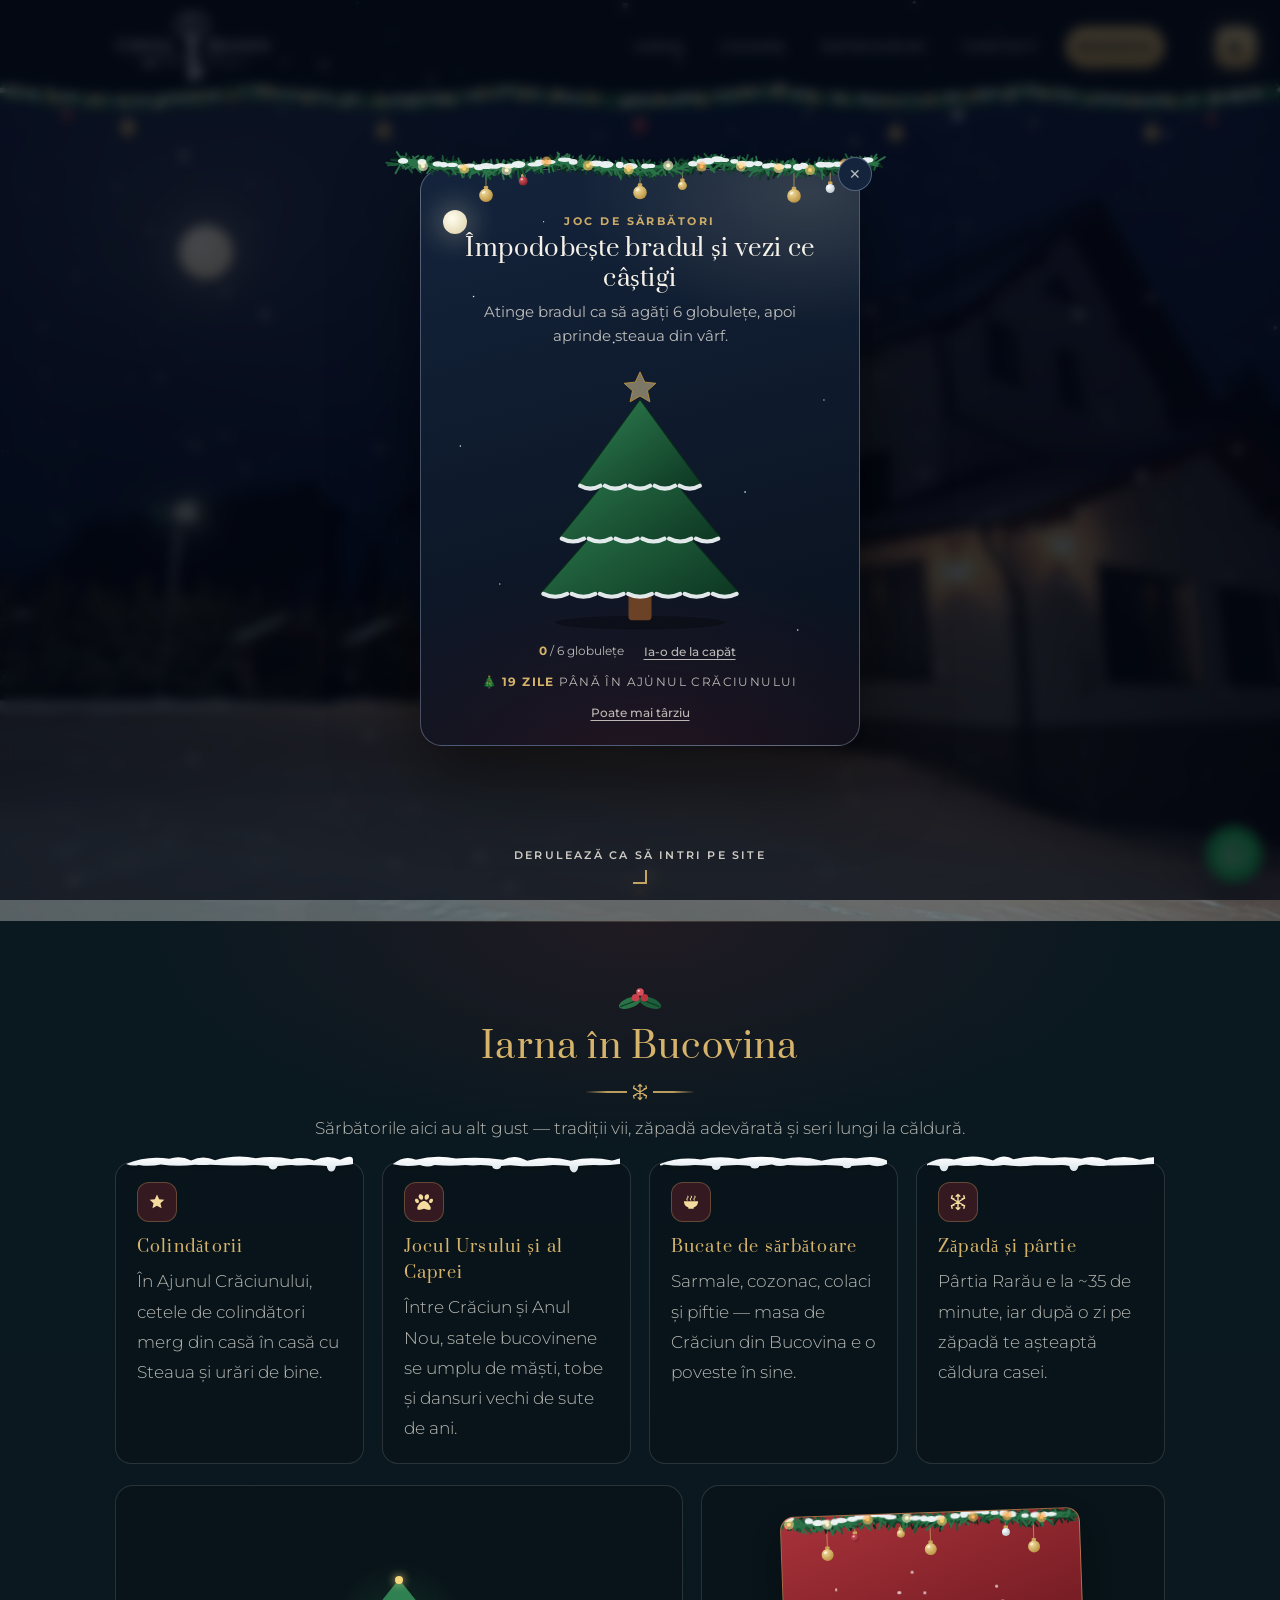
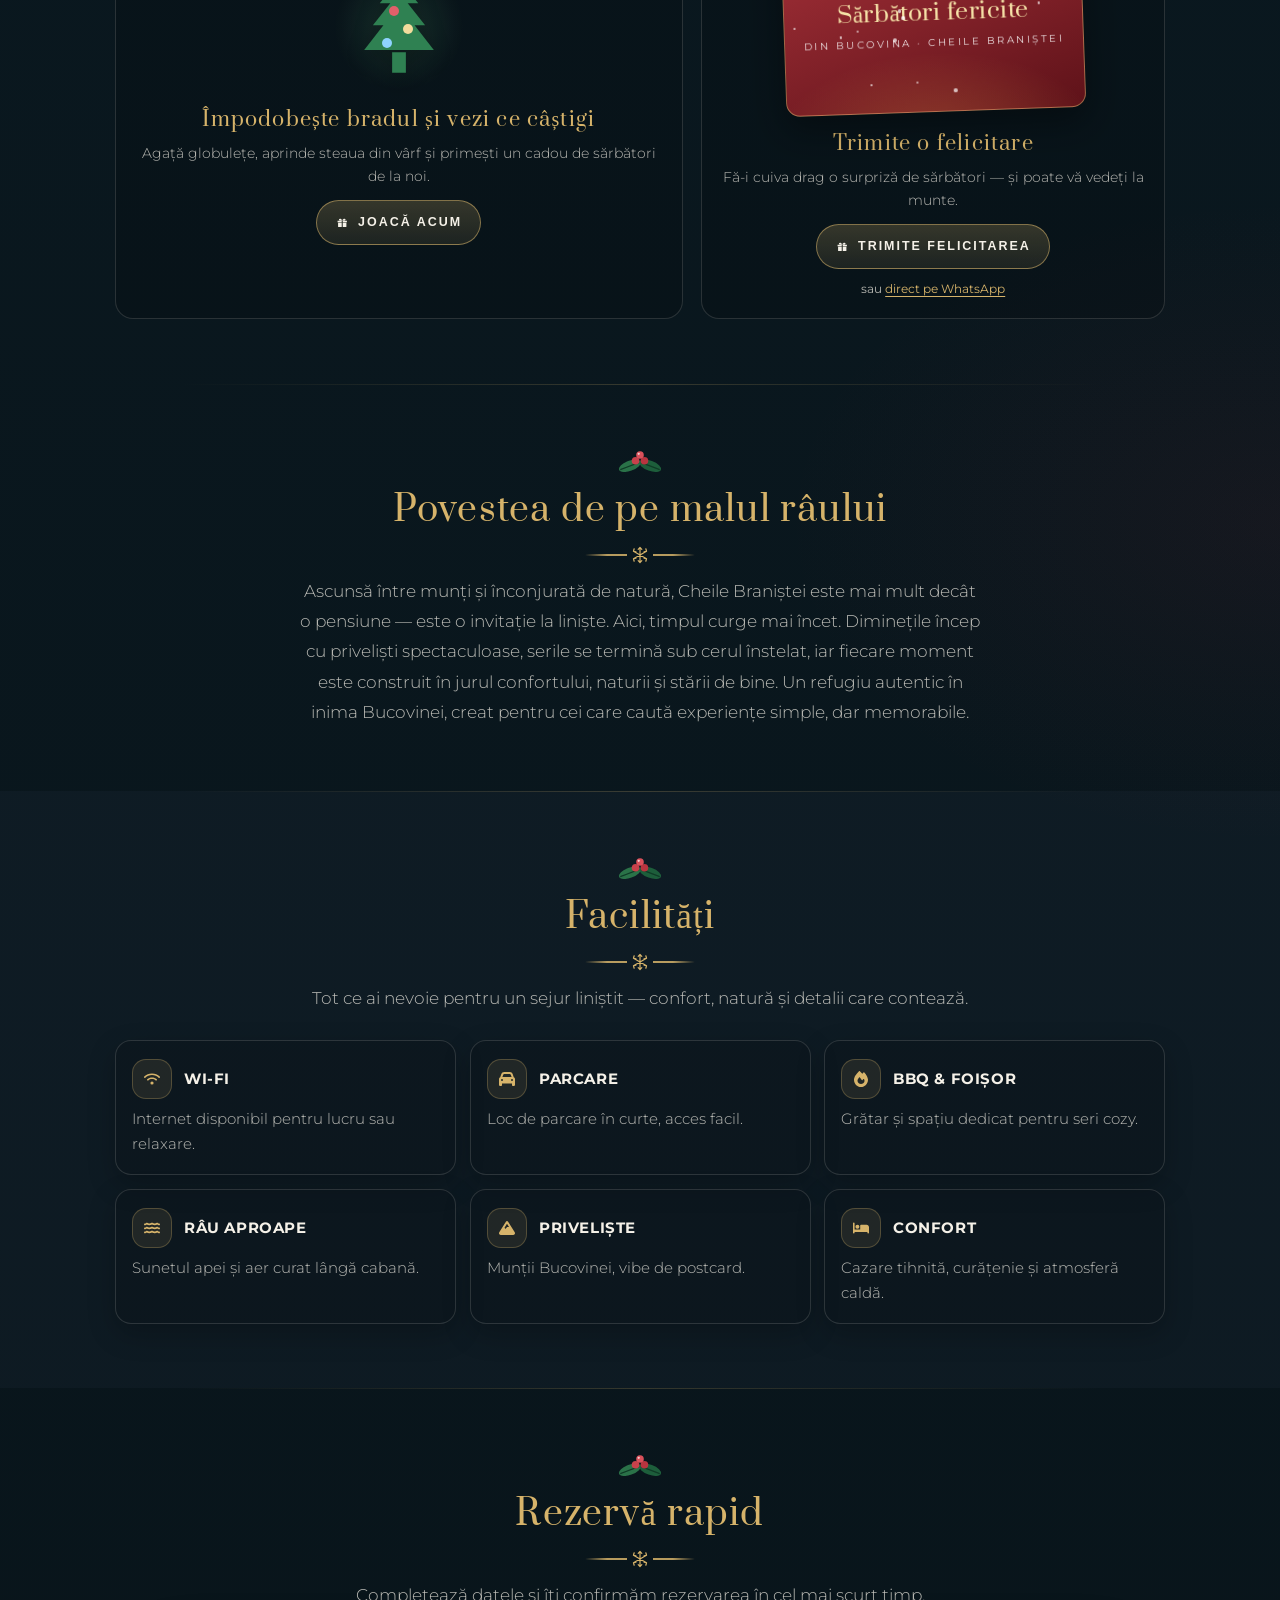
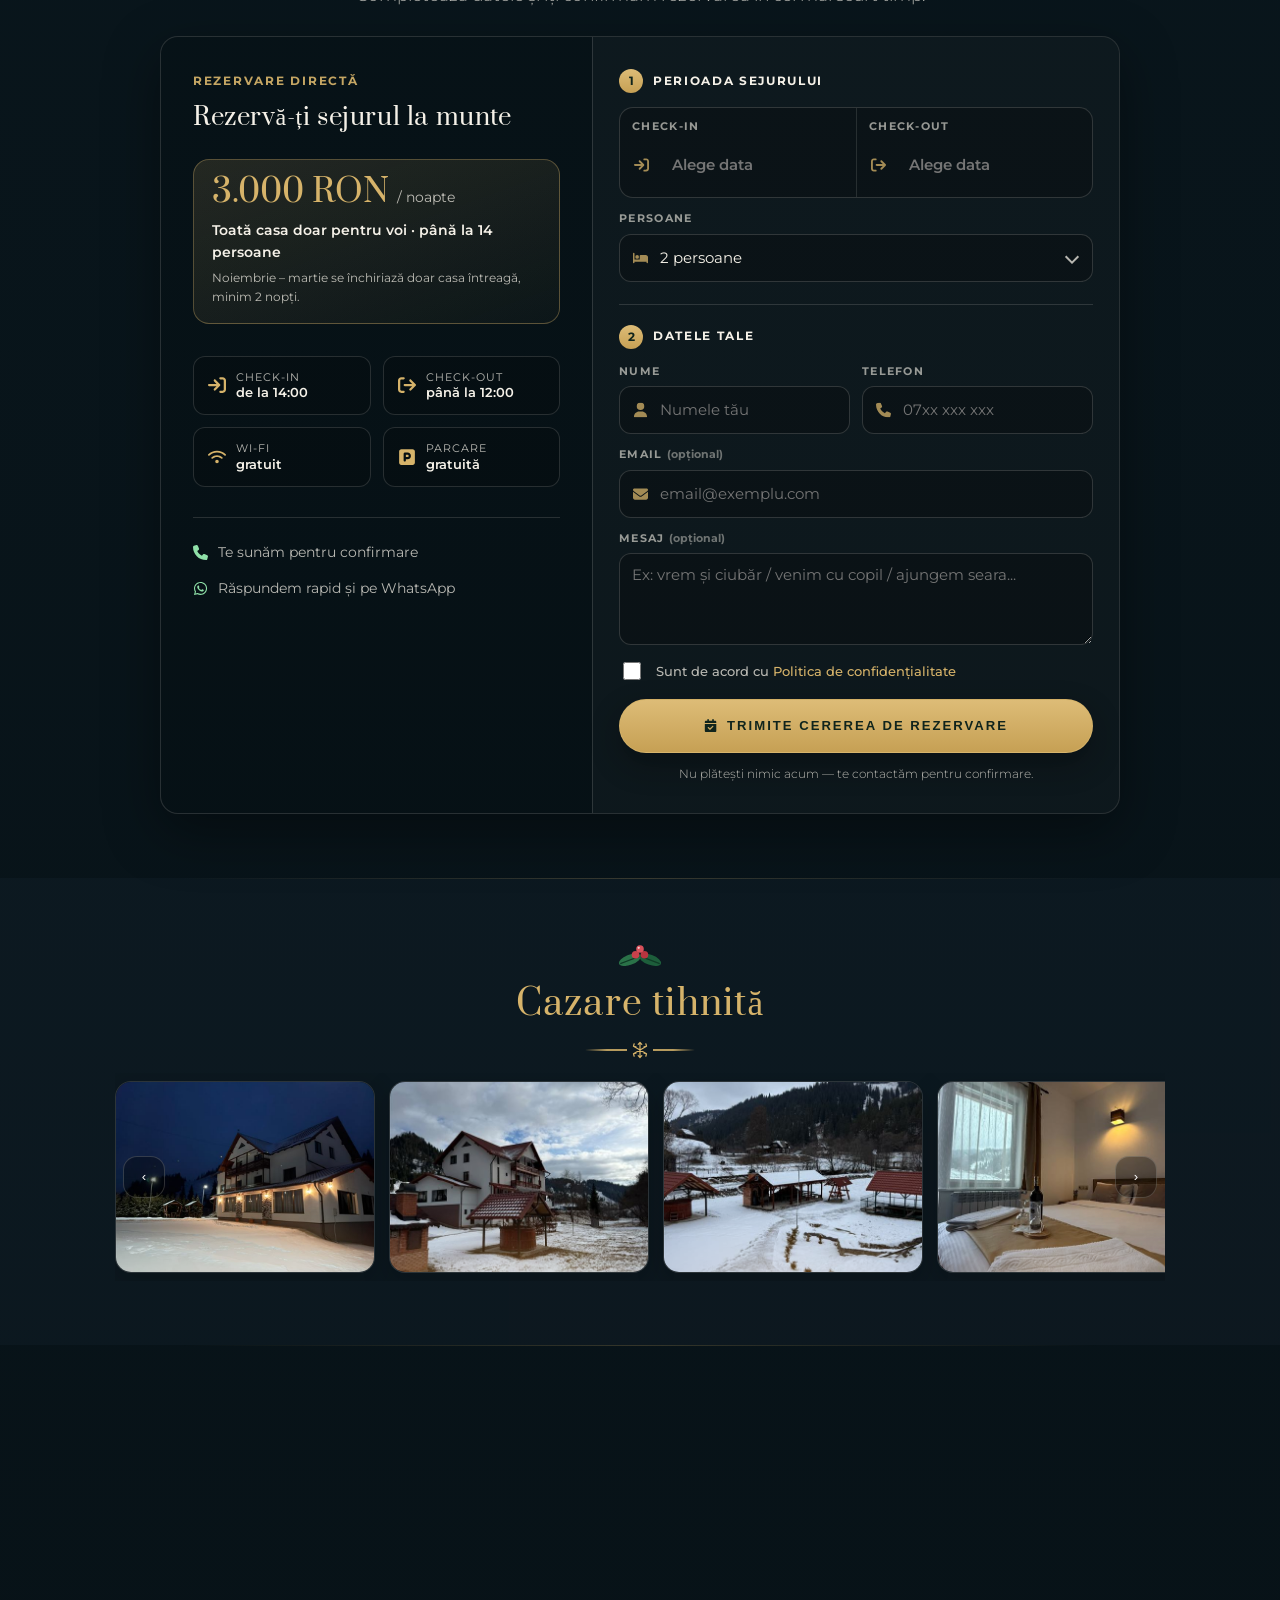
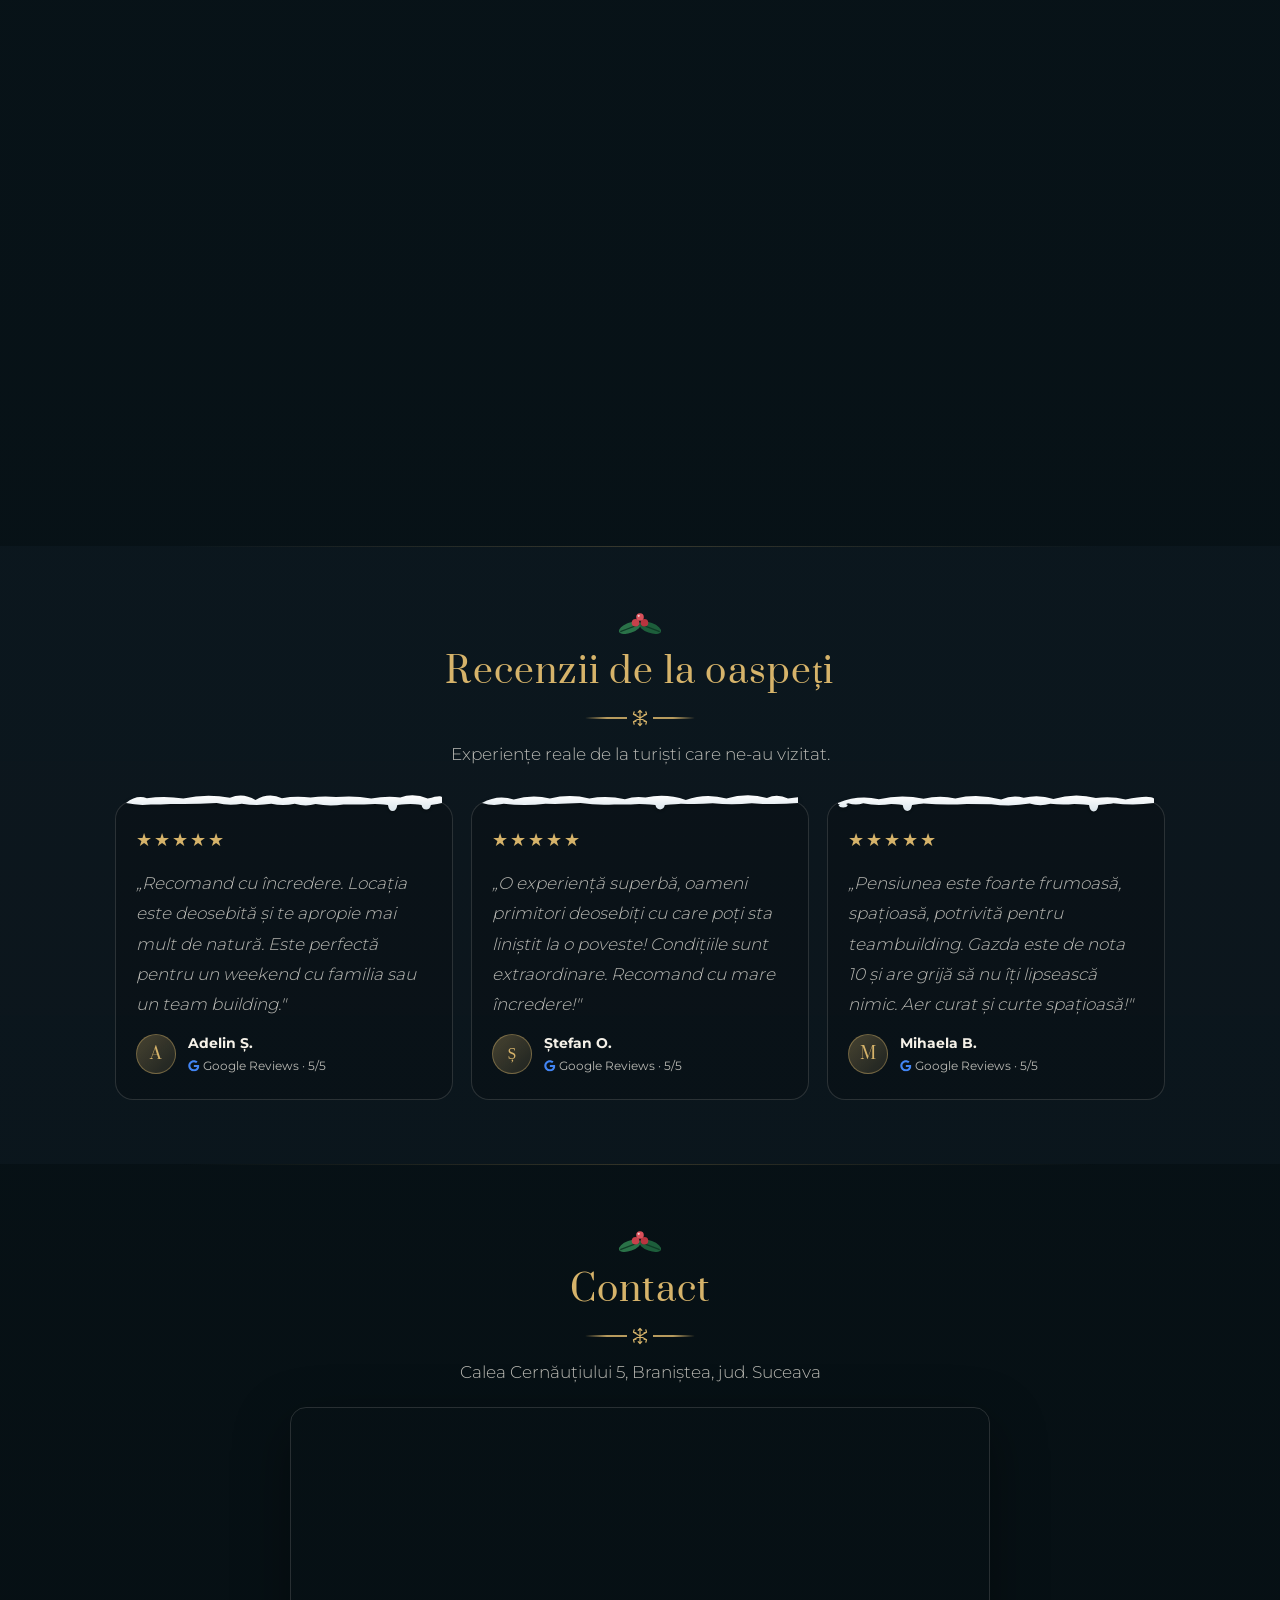
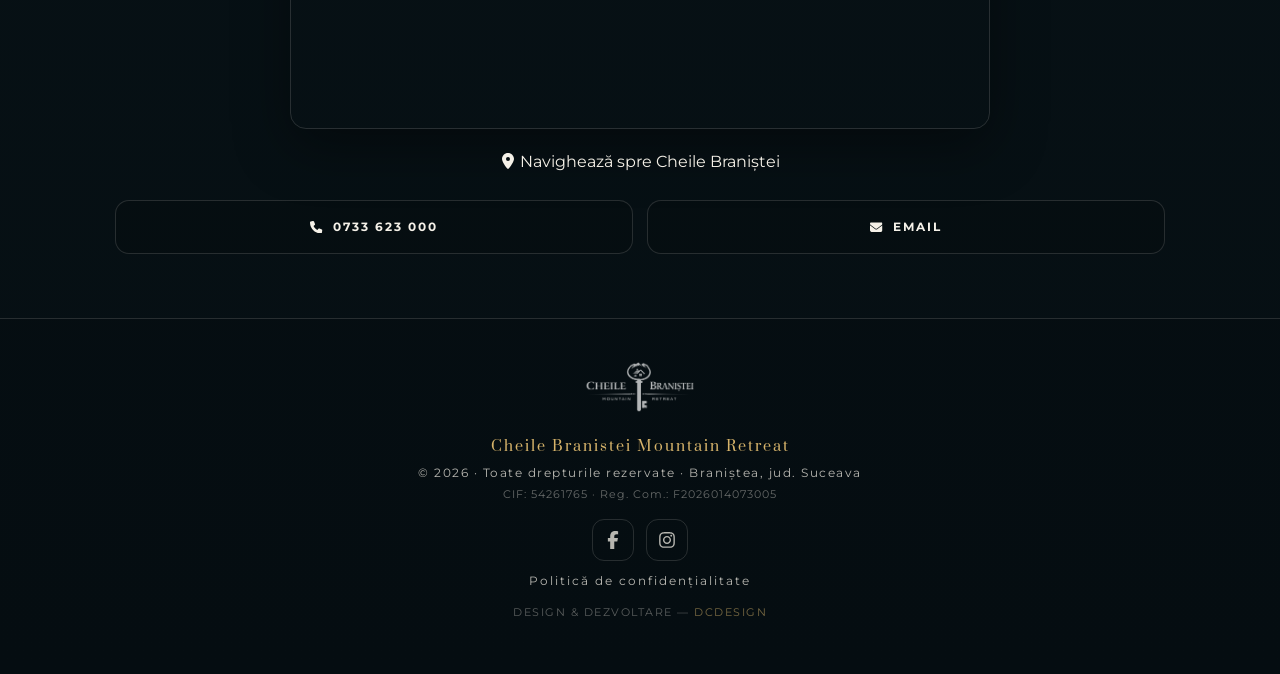
<file: index.html>
<!DOCTYPE html>
<html lang="ro">
<head>
  <meta charset="UTF-8" />
  <meta name="viewport" content="width=device-width, initial-scale=1.0" />
  <title>Cheile Braniștei | Mountain Retreat</title>
  <meta name="description" content="Cheile Braniștei — pensiune de munte în Bucovina, Braniștea, jud. Suceava. Cazare liniștită lângă râu, cu foișor, grătar și priveliște spre munți. Rezervă rapid pe WhatsApp." />
  <link rel="canonical" href="https://cheilebranistei.ro/" />

  <meta property="og:type" content="website" />
  <meta property="og:site_name" content="Cheile Braniștei Mountain Retreat" />
  <meta property="og:locale" content="ro_RO" />
  <meta property="og:url" content="https://cheilebranistei.ro/" />
  <meta property="og:title" content="Cheile Braniștei | Mountain Retreat" />
  <meta property="og:description" content="Pensiune de munte în Bucovina, lângă râu, cu foișor, grătar și priveliște spre munți. Rezervă rapid pe WhatsApp sau telefon." />
  <!-- SEZON: poza de iarnă la previzualizare (WhatsApp/Facebook). După sărbători: înapoi la hero.webp, 1920x1081 -->
  <meta property="og:image" content="https://cheilebranistei.ro/og-iarna.jpg" />
  <meta property="og:image:width" content="1200" />
  <meta property="og:image:height" content="630" />
  <meta property="og:image:alt" content="Casa Cheile Braniștei luminată, într-o seară de iarnă" />

  <meta name="twitter:card" content="summary_large_image" />
  <meta name="twitter:title" content="Cheile Braniștei | Mountain Retreat" />
  <meta name="twitter:description" content="Pensiune de munte în Bucovina, lângă râu, cu foișor, grătar și priveliște spre munți." />
  <meta name="twitter:image" content="https://cheilebranistei.ro/og-iarna.jpg" />

  <link rel="preload" as="font" type="font/woff2" href="fonts/prata-latin.woff2" crossorigin>
  <link rel="preload" as="font" type="font/woff2" href="fonts/montserrat-latin.woff2" crossorigin>
  <link rel="preload" as="font" type="font/woff2" href="fonts/montserrat-latin-ext.woff2" crossorigin>

  <link rel="apple-touch-icon" sizes="152x152" href="/apple-icon-152x152.png" />
  <link rel="apple-touch-icon" sizes="180x180" href="/apple-icon-180x180.png" />
  <link rel="icon" type="image/png" sizes="192x192" href="/android-icon-192x192.png" />
  <link rel="icon" type="image/png" sizes="32x32" href="/favicon-32x32.png" />
  <link rel="icon" type="image/png" sizes="96x96" href="/favicon-96x96.png" />
  <link rel="icon" type="image/png" sizes="16x16" href="/favicon-16x16.png" />
  <link rel="manifest" href="/manifest.json" />
  <meta name="msapplication-TileColor" content="#ffffff" />
  <meta name="msapplication-TileImage" content="/ms-icon-144x144.png" />
  <meta name="theme-color" content="#102a21"/>

 
  <!-- Sezonul de sărbători se stabilește ÎNAINTE de prima afișare, ca să nu apară o clipă poza de vară
       (sau caseta din hero înainte de intro). Datele trebuie să fie în acord cu SEZON din sarbatori.js. -->
  <script>
  (function () {
    var h = document.documentElement, q = new URLSearchParams(location.search).get('sarbatori');
    var d = new Date(), md = (d.getMonth() + 1) * 100 + d.getDate();
    var sezon = q !== 'off' && (q === 'on' || q === 'test' || md >= 1115 || md <= 110);   // 15 nov – 10 ian
    var g = function (s, k) { try { return s.getItem(k); } catch (e) { return null; } };
    var preload = function (href, media) {
      var l = document.createElement('link');
      l.rel = 'preload'; l.as = 'image'; l.href = href; l.setAttribute('fetchpriority', 'high');
      if (media) l.media = media;
      document.head.appendChild(l);
    };
    if (!sezon) { preload('hero.webp', '(min-width: 601px)'); preload('hero-mobile.webp', '(max-width: 600px)'); return; }
    h.classList.add('xm-on');
    preload('hero-iarna.jpg');
    var noapte = g(localStorage, 'xm-noapte') !== '0';
    if (noapte) h.classList.add('xm-night');
    // culoarea barei de stare (iPhone/Android) potrivită cu bara site-ului, nu verdele de vară
    var tc = document.querySelector('meta[name="theme-color"]');
    if (tc) tc.setAttribute('content', noapte ? '#070f17' : '#0a1712');
    var recent = Date.now() - (+g(localStorage, 'xm-inchis') || 0) < 864e5;
    if (q === 'test' || (g(localStorage, 'xm-cadou') !== '1' && !g(sessionStorage, 'xm-vazut') && !recent && !location.hash))
      h.classList.add('xm-intro-on');   // sarbatori.js scoate clasa dacă intro-ul nu pornește
  })();
  </script>

  <style>
/* =========================
   CHEILE BRANISTEI — FINAL CSS
   ========================= */

@font-face{
  font-family:'Montserrat';
  font-style:normal;
  font-weight:300 700;
  font-display:swap;
  src:url('fonts/montserrat-latin.woff2') format('woff2');
  unicode-range:U+0000-00FF,U+0131,U+0152-0153,U+02BB-02BC,U+02C6,U+02DA,U+02DC,U+0304,U+0308,U+0329,U+2000-206F,U+20AC,U+2122,U+2191,U+2193,U+2212,U+2215,U+FEFF,U+FFFD;
}
@font-face{
  font-family:'Montserrat';
  font-style:normal;
  font-weight:300 700;
  font-display:swap;
  src:url('fonts/montserrat-latin-ext.woff2') format('woff2');
  unicode-range:U+0100-02BA,U+02BD-02C5,U+02C7-02CC,U+02CE-02D7,U+02DD-02FF,U+0304,U+0308,U+0329,U+1D00-1DBF,U+1E00-1E9F,U+1EF2-1EFF,U+2020,U+20A0-20AB,U+20AD-20C0,U+2113,U+2C60-2C7F,U+A720-A7FF;
}
@font-face{
  font-family:'Prata';
  font-style:normal;
  font-weight:400;
  font-display:swap;
  src:url('fonts/prata-latin.woff2') format('woff2');
  unicode-range:U+0000-00FF,U+0131,U+0152-0153,U+02BB-02BC,U+02C6,U+02DA,U+02DC,U+0304,U+0308,U+0329,U+2000-206F,U+20AC,U+2122,U+2191,U+2193,U+2212,U+2215,U+FEFF,U+FFFD;
}

:root{
  --bg:#102a21;
  --bg2:#0b1f19;
  --card:rgba(255,255,255,.06);
  --text:#f5f1e8;
  --muted:rgba(245,241,232,.74);
  --line:rgba(245,241,232,.14);
  --accent:#d6b36a;
  --shadow: 0 18px 55px rgba(0,0,0,.38);
  --radius:18px;
  --max:1050px;
}

*{box-sizing:border-box; scroll-behavior:smooth}
html,body{margin:0;padding:0}
/* Nicio derulare laterală, chiar dacă un element iese câțiva pixeli din ecran (pe iPhone pagina „aluneca” în lateral).
   'clip' nu creează container de scroll, deci nu strică bara fixă de sus. */
html,body{overflow-x:clip}

body{
  font-family:'Montserrat', sans-serif;
  background:
    radial-gradient(1100px 600px at 15% 0%, rgba(214,179,106,.10), transparent 62%),
    radial-gradient(900px 520px at 90% 10%, rgba(255,255,255,.05), transparent 60%),
    linear-gradient(180deg, var(--bg), var(--bg2));
  color:var(--text);
  line-height:1.6;
  overflow-x:hidden;
}

a{color:inherit;text-decoration:none}
img{max-width:100%;display:block}

.wrap{
  width:min(var(--max), 92vw);
  margin:0 auto;
}

h1,h2,h3{
  font-family:'Prata', serif;
  font-weight:400;
  letter-spacing:1.2px;
  color:var(--accent);
  margin:0;
}

/* =========================
   NAV
   ========================= */

/* Bara plutește deasupra paginii (fixed), iar body păstrează un spațiu egal cu înălțimea
   ei mare (logo 74px + 2×10px padding + 1px bordură). Așa, când bara se micșorează la scroll,
   conținutul de dedesubt nu mai sare. Pe mobil: logo 48px + 2×8px + 1px. */
body{ padding-top:95px; }
@media (max-width: 600px){ body{ padding-top:65px; } }

nav.nav{
  position:fixed;
  top:0;
  left:0;
  right:0;
  z-index:1000;
  background:rgba(8,18,14,.55);
  backdrop-filter:blur(10px);
  border-bottom:1px solid var(--line);
}

.nav-inner{
  display:flex;
  align-items:center;
  justify-content:space-between;
  gap:4px;
  padding:6px 0;
}

.nav-logo{
  display:flex;
  align-items:center;
  gap:10px;
  flex:0 0 auto;
  min-width:0;
}

.nav-logo img{
  height:64px;
  width:auto;
  filter:brightness(0) invert(1);
}

.nav-links{
  display:flex;
  align-items:center;
  justify-content:flex-end;
  gap:10px;
  flex:1 1 auto;
  min-width:0;
  flex-wrap:nowrap;
  overflow-x:auto;
  -webkit-overflow-scrolling:touch;
  scrollbar-width:none;
}
.nav-links::-webkit-scrollbar{display:none;}

.nav-links a{
  position:relative;
  padding:10px 12px;
  border-radius:999px;
  border:1px solid transparent;
  color:var(--muted);
  font-size:.78rem;
  letter-spacing:2px;
  text-transform:uppercase;
  font-weight:700;
  transition: color .18s ease, border-color .18s ease, background .18s ease;
  white-space:nowrap;
  flex:0 0 auto;
}

.nav-links a::after {
  content: '';
  position: absolute;
  bottom: 4px;
  left: 50%;
  transform: translateX(-50%) scaleX(0);
  width: 60%;
  height: 2px;
  background: var(--accent);
  border-radius: 2px;
  transition: transform .25s ease;
}

.nav-links a:hover,
.nav-links a.active {
  color:var(--text);
  border-color:var(--line);
  background:rgba(0,0,0,.10);
}

.nav-links a.active::after {
  transform: translateX(-50%) scaleX(1);
}

/* Rezervă — acțiunea principală, evidențiată în meniu */
.nav-links a.nav-cta{
  color:#10241c;
  border-color:rgba(214,179,106,.7);
  background:linear-gradient(180deg, #ddbc77, #c6a054);
  margin-left:4px;
}
.nav-links a.nav-cta:hover,
.nav-links a.nav-cta.active{
  color:#10241c;
  border-color:rgba(214,179,106,.9);
  background:linear-gradient(180deg, #e6c886, #cfa95c);
  box-shadow:0 6px 18px rgba(0,0,0,.3);
}
.nav-links a.nav-cta::after{ display:none; }

/* =========================
   HAMBURGER
   ========================= */

.hamburger {
  display: none;
  flex-direction: column;
  justify-content: center;
  gap: 5px;
  width: 40px;
  height: 40px;
  padding: 8px;
  border: 1px solid var(--line);
  border-radius: 10px;
  background: rgba(0,0,0,.2);
  cursor: pointer;
  flex-shrink: 0;
}

.hamburger span {
  display: block;
  width: 100%;
  height: 2px;
  background: var(--text);
  border-radius: 2px;
  transition: .3s ease;
}

.hamburger.open span:nth-child(1) { transform: translateY(7px) rotate(45deg); }
.hamburger.open span:nth-child(2) { opacity: 0; }
.hamburger.open span:nth-child(3) { transform: translateY(-7px) rotate(-45deg); }

/* =========================
   MOBILE MENU
   ========================= */

.mobile-menu {
  position: fixed;
  inset: 0;
  height: 100dvh;
  z-index: 2100;   /* peste butonul de WhatsApp și cadoul plutitor */
  display: flex;
  flex-direction: column;
  background:
    radial-gradient(520px 300px at 50% 0%, rgba(214,179,106,.13), transparent 70%),
    radial-gradient(500px 360px at 100% 100%, rgba(214,179,106,.07), transparent 70%),
    linear-gradient(180deg, #11291f, #08150f);
  transform: translateX(100%);
  transition: transform .35s cubic-bezier(.2,.8,.3,1);
  overscroll-behavior: contain;
}
.mobile-menu.open { transform: translateX(0); }

.mm-top{
  display:flex;
  align-items:center;
  justify-content:space-between;
  padding: calc(12px + env(safe-area-inset-top)) 18px 12px;
  border-bottom:1px solid var(--line);
  position:relative;
}
.mm-logo img{ height:44px; width:auto; filter:brightness(0) invert(1); }

.mobile-menu-close {
  width: 42px; height: 42px;
  border-radius: 12px;
  border: 1px solid var(--line);
  background: rgba(0,0,0,.25);
  color: var(--text);
  font-size: 18px;
  cursor: pointer;
  display: grid;
  place-items: center;
}

.mobile-nav {
  flex: 1 1 auto;
  overflow-y: auto;
  display: flex;
  flex-direction: column;
  justify-content: center;
  width: min(100%, 440px);
  margin: 0 auto;
  padding: 14px 22px;
}

.mobile-link {
  display: flex;
  align-items: center;
  gap: 14px;
  padding: 13px 4px;
  border-bottom: 1px solid var(--line);
  color: var(--text);
  font-size: .9rem;
  letter-spacing: 2px;
  text-transform: uppercase;
  font-weight: 700;
  transition: color .18s ease, padding-left .18s ease;
}
.mobile-link:last-child{ border-bottom:0; }
.mobile-link .icon{
  box-sizing:border-box;
  flex:0 0 38px;
  width:38px; height:38px;
  padding:10px;
  border-radius:12px;
  border:1px solid rgba(214,179,106,.28);
  background:rgba(214,179,106,.08);
  color:var(--accent);
}
.mobile-link::after{
  content:"›";
  margin-left:auto;
  color:var(--muted);
  font-size:1.4rem;
  font-weight:400;
  line-height:1;
}
.mobile-link:hover,
.mobile-link.active { color: var(--accent); padding-left:8px; }

/* intrare pe rând a linkurilor la deschidere */
.mobile-menu.open .mobile-link,
.mobile-menu.open .mm-bottom{ animation: mmIn .45s cubic-bezier(.2,.8,.3,1) both; }
.mobile-menu.open .mobile-link:nth-child(2){ animation-delay:.04s }
.mobile-menu.open .mobile-link:nth-child(3){ animation-delay:.08s }
.mobile-menu.open .mobile-link:nth-child(4){ animation-delay:.12s }
.mobile-menu.open .mobile-link:nth-child(5){ animation-delay:.16s }
.mobile-menu.open .mobile-link:nth-child(6){ animation-delay:.20s }
.mobile-menu.open .mobile-link:nth-child(7){ animation-delay:.24s }
.mobile-menu.open .mm-bottom{ animation-delay:.26s }
@keyframes mmIn{ from{ opacity:0; transform:translateX(24px); } to{ opacity:1; transform:none; } }

.mm-bottom{
  width:min(100%, 440px);
  margin:0 auto;
  padding: 14px 22px calc(18px + env(safe-area-inset-bottom));
  text-align:center;
}
.btn.primary.mm-cta{
  color:#10241c;
  border-color:rgba(214,179,106,.8);
  background:linear-gradient(180deg, #ddbc77, #c6a054);
  box-shadow:0 10px 28px rgba(0,0,0,.35);
}
.mm-contact{
  display:flex;
  justify-content:center;
  gap:12px;
  margin-top:14px;
}
.mm-contact a{
  width:46px; height:46px;
  border-radius:14px;
  border:1px solid var(--line);
  background:rgba(0,0,0,.18);
  display:grid;
  place-items:center;
  color:var(--muted);
  font-size:18px;
}
.mm-contact a:active{ color:var(--accent); border-color:rgba(214,179,106,.45); }
.mm-adr{
  margin:12px 0 0;
  font-size:.7rem;
  letter-spacing:1px;
  color:rgba(245,241,232,.45);
}
@media (prefers-reduced-motion: reduce){
  .mobile-menu.open .mobile-link, .mobile-menu.open .mm-bottom{ animation:none; }
}

/* =========================
   BUTTONS
   ========================= */

.btn{
  display:inline-flex;
  align-items:center;
  justify-content:center;
  gap:10px;
  padding:.9rem 1.15rem;
  border-radius:999px;
  border:1px solid var(--line);
  background: rgba(0,0,0,.18);
  color: var(--text);
  font-size:.78rem;
  letter-spacing:2px;
  text-transform:uppercase;
  font-weight:700;
  transition:.18s ease;
  cursor:pointer;
}
.btn:hover{
  transform: translateY(-1px);
  border-color: rgba(214,179,106,.45);
  box-shadow: var(--shadow);
}
.btn.primary{
  border-color: rgba(214,179,106,.55);
  background: linear-gradient(180deg, rgba(214,179,106,.22), rgba(214,179,106,.10));
}
.btn.full{ width:100%; }

/* =========================
   STICKY CTA (doar mobil)
   ========================= */
.sticky-cta{
  position:fixed;
  left:50%;
  bottom:calc(14px + env(safe-area-inset-bottom));
  transform:translate(-50%, 90px);
  z-index:90;
  display:none;
  align-items:center;
  gap:10px;
  padding:.85rem 1.7rem;
  border-radius:999px;
  border:1px solid rgba(214,179,106,.7);
  background:linear-gradient(180deg, #ddbc77, #c6a054);
  color:#10241c;
  font-size:.78rem;
  letter-spacing:2px;
  text-transform:uppercase;
  font-weight:700;
  box-shadow:0 10px 30px rgba(0,0,0,.45);
  opacity:0;
  pointer-events:none;
  transition:transform .3s ease, opacity .3s ease;
}
.sticky-cta.show{
  transform:translate(-50%, 0);
  opacity:1;
  pointer-events:auto;
}
@media (max-width: 600px){
  .sticky-cta{ display:inline-flex; }
}
@media (prefers-reduced-motion: reduce){
  .sticky-cta{ transition:opacity .3s ease; transform:translate(-50%, 0); }
}

/* =========================
   HERO
   ========================= */

.hero{
  min-height: calc(100vh - 74px);
  display:flex;
  justify-content:flex-end;
  align-items:center;
  flex-direction:column;
  padding: 0 0 14vh;
  text-align:center;
  position:relative;
  background:
    linear-gradient(rgba(0,0,0,.06), rgba(0,0,0,.28)),
    url('hero.webp') top center / cover no-repeat;
}

/* Sezonul de sărbători (clasele vin din scriptul din <head>): poza de iarnă și caseta ascunsă
   până la finalul intro-ului — aici, nu în sarbatori.js, ca să se aplice de la prima afișare */
/* fundalul paginii în sezon, de la prima afișare (altfel se vedea verdele de vară câteva secunde) */
html.xm-on body{ background:linear-gradient(180deg,#0d1f19,#08140f); }
html.xm-night body{ background:linear-gradient(180deg,#0b1a22,#060f13); }
.xm-on .hero{
  background:
    linear-gradient(rgba(0,0,0,.04), rgba(0,0,0,.22)),
    url('hero-iarna.jpg') center 58% / cover no-repeat #0c1a2c;   /* cer de noapte cât se încarcă poza */
}
.xm-intro-on .reveal-hero{ opacity:0 !important; transform:translateY(26px) !important; filter:blur(2px) !important; }

/* Întunecarea la scroll e un strat separat — imaginea de fundal nu se
   schimbă niciodată, deci nu mai există refetch/redecode (flash pe mobil) */
.hero::before{
  content:"";
  position:absolute;
  inset:0;
  pointer-events:none;
  background: linear-gradient(rgba(0,0,0,.13), rgba(0,0,0,.45));
  opacity:0;
  transition: opacity .45s ease;
}
.hero.hero-scrolled::before{
  opacity:1;
}

.hero::after{
  content:"";
  position:absolute;
  inset:0;
  pointer-events:none;
  background: radial-gradient(900px 520px at 20% 0%, rgba(214,179,106,.10), transparent 65%);
  opacity:.9;
}

.hero-box{
  position:relative;
  z-index:2;
  background: linear-gradient(rgba(0,0,0,.48), rgba(0,0,0,.20));
  padding:28px 22px;
  border-radius: var(--radius);
  max-width: 560px;
  width: min(92vw, 560px);
  backdrop-filter: blur(4px);
  border: 1px solid rgba(245,241,232,.10);
  box-shadow: var(--shadow);
}

.reveal-hero{
  opacity:0;
  transform: translateY(26px);
  filter: blur(2px);
  pointer-events:none;
  transition: opacity .6s ease, transform .6s ease, filter .6s ease;
}
.reveal-hero.show{
  opacity:1;
  transform: translateY(0);
  filter: blur(0);
  pointer-events:auto;
}

.hero-logo{
  max-width:180px;
  height: 90px;
  margin:0 auto 22px;
  filter:brightness(0) invert(1);
}

.hero h1{
  font-size: clamp(2rem, 4.2vw, 3.1rem);
  line-height:1.15;
  color:#fff;
  letter-spacing:.5px;
}
.hero h1 .small{
  display:block;
  font-size:.68em;
  opacity:.86;
  margin-bottom:4px;
}

.hero-tagline{
  margin: 14px 0 0;
  font-size: .72rem;
  letter-spacing: 5px;
  text-transform: uppercase;
  color: rgba(214,179,106,.92);
  font-weight: 700;
}

.hero-rating{
  margin:12px 0 0;
  color:rgba(245,241,232,.85);
  font-size:0.72rem;
  letter-spacing:1px;
  font-weight:500;
  font-style:italic;
}

.hero-actions{
  display:flex;
  gap:12px;
  justify-content:center;
  flex-wrap:wrap;
  margin-top:18px;
}

/* =========================
   SCROLL INDICATOR
   ========================= */

.scroll-indicator {
  position: absolute;
  bottom: 32px;
  left: 0;
  right: 0;
  display: flex;
  justify-content: center;
  align-items: center;
  z-index: 10;
  pointer-events: none;
  opacity: 1;
}

.scroll-indicator span {
  display: block;
  width: 24px;
  height: 24px;
  border-right: 2px solid rgba(214,179,106,.9);
  border-bottom: 2px solid rgba(214,179,106,.9);
  transform: rotate(45deg);
  animation: scrollBounce 1.4s ease infinite;
}

@keyframes scrollBounce {
  0%   { opacity: 0; transform: rotate(45deg) translate(-4px, -4px); }
  50%  { opacity: 1; }
  100% { opacity: 0; transform: rotate(45deg) translate(4px, 4px); }
}

/* =========================
   SECTIONS
   ========================= */

.section{
  padding: 64px 0;
  text-align:center;
  position:relative;
}
.section::before{
  content:"";
  position:absolute;
  top:0; left:50%;
  transform: translateX(-50%);
  width:min(920px, 86vw);
  height:1px;
  background: linear-gradient(90deg, transparent, rgba(214,179,106,.22), transparent);
}

.section h2{
  font-size: clamp(1.6rem, 3vw, 2.2rem);
  margin-bottom: 10px;
}

.divider{
  width:72px;
  height:2px;
  background: rgba(214,179,106,.85);
  margin:16px auto 20px;
  border-radius:2px;
}

.section p{
  max-width: 62ch;
  margin: 0 auto;
  color: var(--muted);
  font-size: 1.05rem;
  line-height: 1.8;
  font-weight: 300;
}

.section.alt{
  background: rgba(255,255,255,.03);
}

/* =========================
   FEATURES
   ========================= */

.features{
  display:grid;
  grid-template-columns: repeat(3, minmax(0, 1fr));
  gap:14px;
  margin-top:26px;
}

.feature{
  text-align:left;
  padding:18px 16px;
  border-radius: 16px;
  border:1px solid var(--line);
  background: rgba(0,0,0,.12);
  box-shadow: 0 10px 28px rgba(0,0,0,.22);
  position:relative;
  overflow:hidden;
  transition: border-color .18s ease, box-shadow .18s ease, transform .18s ease;
}

.feature::after{
  content:"";
  position:absolute;
  inset:-40%;
  background: radial-gradient(circle at 30% 20%, rgba(255,255,255,.10), transparent 55%);
  opacity:0;
  transition:.25s ease;
}
.feature:hover{
  transform: translateY(-2px);
  border-color: rgba(214,179,106,.40);
  box-shadow: var(--shadow);
}
.feature:hover::after{opacity:1}

.feature-top{
  display:flex;
  align-items:center;
  gap:12px;
  margin-bottom:8px;
}
.icon{
  width:1em;height:1em;
  display:inline-block;
  vertical-align:-0.125em;
  fill:currentColor;
}
.icon-spin{
  animation: icon-spin 1s linear infinite;
}
@keyframes icon-spin{
  from { transform: rotate(0deg); }
  to   { transform: rotate(360deg); }
}
@media (prefers-reduced-motion: reduce){
  .icon-spin{ animation-duration: 2.5s; }
}
.feature .icon{
  box-sizing:border-box;
  width:40px;height:40px;
  padding:11px;
  border-radius: 14px;
  border:1px solid rgba(214,179,106,.28);
  background: rgba(214,179,106,.10);
  color: var(--accent);
  flex: 0 0 40px;
}
.feature h3{
  font-family:'Montserrat', sans-serif;
  font-weight:700;
  letter-spacing:.6px;
  color: var(--text);
  font-size:.95rem;
  margin:0;
  text-transform:uppercase;
}
.feature p{
  margin:0;
  max-width:none;
  font-size:.96rem;
  line-height:1.6;
  color: var(--muted);
  font-weight:300;
}

/* =========================
   RESERVE CARD
   ========================= */

.reserve-card{
  margin: 26px auto 0;
  max-width: 860px;
  border-radius: 18px;
  border: 1px solid var(--line);
  background: rgba(0,0,0,.14);
  box-shadow: var(--shadow);
  overflow:hidden;
}

.reserve-grid{
  display:grid;
  grid-template-columns: 1.05fr .95fr;
  gap:0;
}

.reserve-left{
  padding:22px 20px;
  text-align:left;
}
.reserve-left .kicker{
  color: rgba(214,179,106,.92);
  letter-spacing: .14em;
  text-transform: uppercase;
  font-size:.78rem;
  margin-bottom:8px;
  font-weight:700;
}
.reserve-left h3{
  color: var(--text);
  font-family:'Prata', serif;
  letter-spacing: .6px;
  margin-bottom:10px;
  font-size: 1.35rem;
}
.reserve-right{
  padding:22px 20px;
  border-left:1px solid var(--line);
  background: rgba(255,255,255,.03);
  text-align:left;
}

/* =========================
   RESERVE LEFT — INFO
   ========================= */

.reserve-quote {
  font-style: italic;
  color: var(--accent);
  font-size: .95rem;
  line-height: 1.6;
  margin: 14px 0 40px !important;
  padding-left: 12px;
  border-left: 2px solid rgba(214,179,106,.45);
  max-width: none !important;
}

.reserve-info {
  display: flex;
  flex-direction: column;
  gap: 14px;
  margin-top: 4px;
}

.reserve-info-item {
  display: flex;
  align-items: center;
  gap: 12px;
  font-size: .9rem;
  color: var(--muted);
}

.reserve-info-item .icon {
  box-sizing: border-box;
  width: 32px;
  height: 32px;
  padding: 9px;
  border-radius: 10px;
  border: 1px solid rgba(214,179,106,.25);
  background: rgba(214,179,106,.08);
  color: var(--accent);
  flex: 0 0 32px;
}

.reserve-info-item strong {
  color: var(--text);
}

/* =========================
   FORM FIELDS
   ========================= */

.field{
  display:grid;
  gap:6px;
  margin-bottom:12px;
}
.field label{
  font-size:.82rem;
  letter-spacing:.08em;
  text-transform:uppercase;
  color: rgba(245,241,232,.72);
  font-weight:700;
}
.field input,
.field select,
.field textarea{
  width:100%;
  padding:12px 12px;
  border-radius: 14px;
  border:1px solid rgba(245,241,232,.16);
  background: rgba(0,0,0,.18);
  color: var(--text);
  outline:none;
  font-family:'Montserrat', sans-serif;
}
.field input:focus,
.field select:focus,
.field textarea:focus{
  border-color: rgba(214,179,106,.55);
}
.field textarea{min-height:92px; resize:vertical}

/* =========================
   FORMULAR REZERVARE — design nou
   ========================= */
.reserve-card{ max-width:960px; }
.reserve-grid{ grid-template-columns: .9fr 1.1fr; }
.reserve-left{ padding:34px 32px; display:flex; flex-direction:column; gap:0; }
.reserve-right{ padding:28px 26px; }
.reserve-left h3{ font-size:1.5rem; margin-bottom:22px; }

.rv-price{
  margin-bottom:4px;
  padding:16px 18px;
  border-radius:16px;
  border:1px solid rgba(214,179,106,.35);
  background:linear-gradient(160deg, rgba(214,179,106,.14), rgba(214,179,106,.03));
}
.rv-price-main{ display:flex; align-items:baseline; gap:8px; }
.rv-price-main strong{ font-family:'Prata',serif; font-weight:400; font-size:2rem; color:var(--accent); line-height:1; }
.rv-price-main span{ color:var(--muted); font-size:.85rem; }
.rv-price-sub{ margin-top:10px; color:var(--text); font-size:.86rem; font-weight:600; }
.rv-price-note{ margin-top:6px; color:var(--muted); font-size:.78rem; line-height:1.5; }
.rv-facts{ margin-top:28px; }

.rv-facts{ display:grid; grid-template-columns:1fr 1fr; gap:12px; }
.rv-facts > div{
  display:flex; align-items:center; gap:10px;
  padding:13px 14px; border-radius:12px;
  border:1px solid var(--line); background:rgba(0,0,0,.14);
}
.rv-facts .icon{ flex:0 0 18px; width:18px; height:18px; color:var(--accent); }
.rv-facts span{ display:flex; flex-direction:column; font-size:.7rem; letter-spacing:1px; text-transform:uppercase; color:var(--muted); line-height:1.3; }
.rv-facts strong{ font-size:.82rem; letter-spacing:0; text-transform:none; color:var(--text); font-weight:600; }

.rv-trust{ list-style:none; margin:30px 0 0; padding:24px 0 0; border-top:1px solid var(--line); display:grid; gap:14px; }
.rv-trust li{ display:flex; align-items:center; gap:10px; font-size:.85rem; color:var(--muted); }
.rv-trust .icon{ width:15px; height:15px; color:#8fe0a8; flex:0 0 15px; }

.rv-step{
  display:flex; align-items:center; gap:10px;
  margin:4px 0 14px;
  font-size:.74rem; letter-spacing:.14em; text-transform:uppercase; font-weight:700; color:var(--text);
}
.rv-step span{
  display:grid; place-items:center; width:24px; height:24px; border-radius:50%;
  background:linear-gradient(180deg, #ddbc77, #c6a054); color:#10241c; font-size:.75rem; letter-spacing:0;
}
.rv-step:not(:first-child){ margin-top:22px; padding-top:20px; border-top:1px solid var(--line); }

#reserveForm .field label{ font-size:.68rem; letter-spacing:.12em; color:rgba(245,241,232,.6); }
#reserveForm .field label em{ font-style:normal; text-transform:none; letter-spacing:0; opacity:.7; }
.rv-input{ position:relative; }
.rv-input .icon{
  position:absolute; left:14px; top:50%; transform:translateY(-50%);
  width:15px; height:15px; color:rgba(214,179,106,.75); pointer-events:none;
}
#reserveForm .rv-input input,
#reserveForm .rv-input select{
  height:48px; padding:0 14px 0 40px; border-radius:12px;
  background:rgba(0,0,0,.22); font-size:.92rem;
  transition:border-color .18s ease, box-shadow .18s ease, background .18s ease;
}
#reserveForm textarea{ border-radius:12px; background:rgba(0,0,0,.22); font-size:.92rem; }
#reserveForm input:focus, #reserveForm select:focus, #reserveForm textarea:focus{
  border-color:rgba(214,179,106,.7); box-shadow:0 0 0 3px rgba(214,179,106,.14); background:rgba(0,0,0,.3);
}
#reserveForm input[readonly]{ cursor:pointer; }
.rv-select select{ appearance:none; -webkit-appearance:none; cursor:pointer; }
.rv-select::after{
  content:""; position:absolute; right:16px; top:50%; width:8px; height:8px; margin-top:-6px;
  border-right:2px solid var(--muted); border-bottom:2px solid var(--muted); transform:rotate(45deg); pointer-events:none;
}
.rv-select select{ color-scheme:dark; }
.rv-select select option{ background:#11181f; color:var(--text); }

/* check-in + check-out într-o singură casetă */
.field-dates{
  display:grid; grid-template-columns:1fr 1fr; gap:0; margin-bottom:12px;
  border:1px solid rgba(245,241,232,.16); border-radius:14px; background:rgba(0,0,0,.22); overflow:hidden;
}
.field-dates .field{ margin:0; padding:10px 12px 8px; }
.field-dates .field + .field{ border-left:1px solid rgba(245,241,232,.12); }
.field-dates .rv-input input{ height:34px; padding-left:28px; border:0 !important; background:transparent !important; box-shadow:none !important; font-weight:600; }
.field-dates .rv-input .icon{ left:2px; }
.rv-date{ position:absolute; left:28px; right:4px; top:50%; transform:translateY(-50%); pointer-events:none;
  font-weight:600; font-size:.9rem; color:var(--text); white-space:nowrap; overflow:hidden; text-overflow:ellipsis; }
.are-data input{ color:transparent !important; }
.field-dates:focus-within{ border-color:rgba(214,179,106,.7); box-shadow:0 0 0 3px rgba(214,179,106,.14); }

.field-row{ display:grid; grid-template-columns:1fr 1fr; gap:12px; }

#reserveForm .privacy-consent{ margin:14px 0 16px; }
.btn.primary.rv-submit{ height:54px; font-size:.82rem; color:#10241c; border-color:rgba(214,179,106,.8);
  background:linear-gradient(180deg, #ddbc77, #c6a054); box-shadow:0 12px 30px rgba(0,0,0,.3); }
.btn.primary.rv-submit:hover{ background:linear-gradient(180deg, #e6c886, #cfa95c); }
.rv-after{ margin:10px 0 0 !important; text-align:center; font-size:.76rem !important; color:var(--muted); }

/* rezumatul prețului ca un bon */
#reserveForm .price-estimate{
  margin:4px 0 14px; padding:14px 16px; border-radius:14px;
  border:1px dashed rgba(214,179,106,.45); background:rgba(214,179,106,.06);
}
#reserveForm .price-row{ font-size:.86rem; }
#reserveForm .price-row.price-sub{ color:var(--muted); font-size:.8rem; margin-bottom:6px; }
#reserveForm .price-row:not(.price-sub){ padding-top:8px; border-top:1px solid rgba(214,179,106,.2); }
#reserveForm .price-row:only-of-type,
#reserveForm .price-row:first-child:not(.price-sub){ border-top:0; padding-top:0; }

@media (max-width: 980px){
  .reserve-grid{ grid-template-columns:1fr; }
}
@media (max-width: 600px){
  .reserve-left, .reserve-right{ padding:22px 18px; }
  .field-row{ grid-template-columns:1fr; gap:0; }
  .rv-price-main strong{ font-size:1.7rem; }
}

/* =========================
   PRICE ESTIMATE
   ========================= */

.price-estimate {
  background: rgba(214,179,106,.08);
  border: 1px solid rgba(214,179,106,.25);
  border-radius: 12px;
  padding: 12px 16px;
  margin-bottom: 12px;
}

.price-row {
  display: flex;
  justify-content: space-between;
  align-items: center;
  color: var(--text);
  font-size: .9rem;
  margin-bottom: 4px;
}

.price-row strong {
  color: var(--accent);
  font-size: 1.1rem;
}

.price-note {
  color: var(--muted);
  font-size: .68rem;
  margin-top: 4px;
}

/* =========================
   DISPONIBILITATE — scos din mobile query
   ========================= */

.disponibilitate {
  padding: 10px 14px;
  border-radius: 10px;
  font-size: .85rem;
  margin-bottom: 12px;
  font-weight: 600;
}

.disponibilitate.disponibil {
  background: rgba(76,175,80,.12);
  border: 1px solid rgba(76,175,80,.3);
  color: #4caf50;
}

.disponibilitate.atentie {
  background: rgba(249,168,37,.12);
  border: 1px solid rgba(249,168,37,.3);
  color: #f9a825;
}

.disponibilitate.indisponibil {
  background: rgba(198,40,40,.12);
  border: 1px solid rgba(198,40,40,.3);
  color: #f5a0a0;
}

/* =========================
   CONTACT
   ========================= */

.contact-grid{
  display:grid;
  grid-template-columns: repeat(2, minmax(0, 1fr));
  gap:14px;
  margin-top:26px;
}

.contact-btn{
  display:inline-flex;
  align-items:center;
  justify-content:center;
  gap:10px;
  padding:16px 14px;
  border:1px solid var(--line);
  border-radius: 14px;
  color:var(--text);
  letter-spacing:2px;
  font-size:.78rem;
  text-transform:uppercase;
  font-weight:700;
  background: rgba(0,0,0,.12);
  transition:.18s ease;
}
.contact-btn:hover{
  border-color: rgba(214,179,106,.45);
  transform: translateY(-1px);
  box-shadow: var(--shadow);
}

/* WhatsApp floating */
.whatsapp{
  position:fixed;
  right:18px;
  bottom:18px;
  width:56px;
  height:56px;
  background:#25d366;
  border-radius:50%;
  display:flex;
  align-items:center;
  justify-content:center;
  font-size:28px;
  color:#fff;
  z-index:2000;
  box-shadow: 0 10px 28px rgba(0,0,0,.35);
}

.whatsapp-tooltip{
  position:absolute;
  right:70px;
  top:50%;
  transform:translateY(-50%);
  background:#162e22;
  color:#fff;
  padding:8px 12px;
  border-radius:10px;
  border:1px solid rgba(245,241,232,.12);
  white-space:nowrap;
  font-size:.75rem;
  opacity:0;
  pointer-events:none;
  transition:.2s ease;
}

@media (max-width: 600px){
  .whatsapp-tooltip{
    display:none;
  }
}

.whatsapp:hover .whatsapp-tooltip{
  opacity:1;
}

/* Footer */
footer{
  padding:42px 0;
  text-align:center;
  font-size:.75rem;
  letter-spacing:2px;
  color: var(--muted);
  border-top:1px solid var(--line);
  background: rgba(0,0,0,.10);
}

/* Lightbox */
.lightbox{
  position:fixed;
  inset:0;
  display:none;
  place-items:center;
  background: rgba(0,0,0,.78);
  backdrop-filter: blur(6px);
  z-index:3000;
  padding: 4vh 4vw;
}
.lightbox.open{display:grid}
.lightbox img{
  max-width: min(1100px, 92vw);
  max-height: 86vh;
  border-radius: 18px;
  border:1px solid rgba(255,255,255,.14);
  box-shadow: var(--shadow);
}
.lb-close{
  position:fixed;
  top:16px;
  right:16px;
  width:44px;
  height:44px;
  border-radius: 14px;
  border:1px solid rgba(255,255,255,.18);
  background: rgba(0,0,0,.35);
  color: #fff;
  cursor:pointer;
  display:grid;
  place-items:center;
  font-size: 18px;
}
.lb-nav{
  position:fixed;
  top:50%;
  transform:translateY(-50%);
  width:44px;
  height:44px;
  border-radius:14px;
  border:1px solid rgba(255,255,255,.18);
  background:rgba(0,0,0,.35);
  color:#fff;
  cursor:pointer;
  display:grid;
  place-items:center;
  font-size:26px;
  line-height:1;
}
.lb-prev{ left:14px; }
.lb-next{ right:14px; }
.lb-counter{
  position:fixed;
  bottom:18px;
  left:50%;
  transform:translateX(-50%);
  padding:.35rem .95rem;
  border-radius:999px;
  border:1px solid rgba(255,255,255,.18);
  background:rgba(0,0,0,.35);
  color:#fff;
  font-size:.78rem;
  letter-spacing:2px;
}
@media (max-width: 600px){
  .lb-nav{ width:40px; height:40px; }
  .lb-prev{ left:8px; }
  .lb-next{ right:8px; }
}

/* Focus */
a:focus, button:focus{
  outline: 2px solid rgba(214,179,106,.35);
  outline-offset: 3px;
  border-radius: 12px;
}

/* =========================
   REVEAL (GLOBAL)
   ========================= */

.reveal{
  opacity: 0;
  transform: translateY(18px);
  transition: opacity .65s ease, transform .65s ease;
  will-change: opacity, transform;
}
.reveal.show{
  opacity: 1;
  transform: translateY(0);
}
.reveal[data-delay]{
  transition-delay: var(--d, 0ms);
}

@media (prefers-reduced-motion: reduce){
  .reveal-hero, .reveal-hero.show{
    transition:none; transform:none; filter:none;
  }
  .reveal{
    transition:none; transform:none; opacity:1;
  }
}

/* =========================
   MODAL
   ========================= */

.modal-overlay {
  position: fixed;
  inset: 0;
  background: rgba(0,0,0,.72);
  backdrop-filter: blur(6px);
  z-index: 4000;
  display: none;
  place-items: center;
  padding: 2rem;
}
.modal-overlay.open { display: grid; }

.modal-box {
  background: linear-gradient(160deg, #162e22, #0e2019);
  border: 1px solid var(--line);
  border-radius: 20px;
  padding: 2.5rem 2rem;
  max-width: 440px;
  width: 100%;
  text-align: center;
  box-shadow: var(--shadow);
  position: relative;
  animation: modalIn .3s ease;
}

@keyframes modalIn {
  from { opacity: 0; transform: translateY(20px) scale(.97); }
  to   { opacity: 1; transform: translateY(0) scale(1); }
}

.modal-close {
  position: absolute;
  top: 14px;
  right: 14px;
  width: 36px;
  height: 36px;
  border-radius: 10px;
  border: 1px solid var(--line);
  background: rgba(0,0,0,.25);
  color: var(--muted);
  cursor: pointer;
  display: grid;
  place-items: center;
  font-size: 16px;
  transition: .18s ease;
}
.modal-close:hover {
  border-color: rgba(214,179,106,.45);
  color: var(--text);
}

.modal-icon {
  width: 64px;
  height: 64px;
  border-radius: 50%;
  display: grid;
  place-items: center;
  font-size: 2rem;
  margin: 0 auto 1rem;
}
.modal-icon.success {
  border: 2px solid var(--accent);
  color: var(--accent);
}
.modal-icon.error {
  border: 2px solid rgba(200,80,80,.6);
  color: #f5a0a0;
}

.modal-box h3 {
  color: var(--text);
  font-size: 1.4rem;
  margin-bottom: .5rem;
}
.modal-box p {
  color: var(--muted);
  font-size: .95rem;
  line-height: 1.7;
  margin-bottom: 1.2rem;
}
.modal-actions {
  display: flex;
  gap: 10px;
  justify-content: center;
  flex-wrap: wrap;
  margin-top: 1rem;
}

/* =========================
   RESERVE SUCCESS & ERROR
   ========================= */

.reserve-success {
  text-align: center;
  padding: 2rem 1rem;
  display: flex;
  flex-direction: column;
  align-items: center;
  gap: 8px;
}
.reserve-success .success-icon {
  width: 64px;
  height: 64px;
  border-radius: 50%;
  border: 2px solid var(--accent);
  display: grid;
  place-items: center;
  font-size: 2rem;
  color: var(--accent);
  margin-bottom: 8px;
}
.reserve-success h3 { color: var(--text); font-size: 1.4rem; margin-bottom: 4px; }
.reserve-success p  { color: var(--muted); margin-bottom: 8px; }

.reserve-error {
  background: rgba(200, 50, 50, .15);
  border: 1px solid rgba(200, 50, 50, .35);
  border-radius: 12px;
  padding: 12px 16px;
  color: #f5a0a0;
  font-size: .9rem;
  margin-bottom: 12px;
  text-align: center;
}

/* =========================
   RESPONSIVE (<= 980px)
   ========================= */

@media (max-width: 980px){
  .features{ grid-template-columns: repeat(2, minmax(0, 1fr)) }
  .reserve-grid{ grid-template-columns: 1fr }
  .reserve-right{ border-left:none; border-top:1px solid var(--line) }
  .contact-grid{ grid-template-columns: 1fr }
}

/* =========================
   DESKTOP NAV shrink on scroll
   ========================= */

@media (min-width: 601px){
  .nav-inner{ padding: 10px 0; gap: 10px; }
  .nav-logo img{ height: 74px; }
  nav.nav{ transition: background .25s ease; }
  .nav-inner{ transition: padding .25s ease, gap .25s ease; }
  .nav-logo img{ transition: height .25s ease; }
  nav.nav-scrolled{ background: rgba(8,18,14,.72); }
  nav.nav-scrolled .nav-inner{ padding: 6px 0; gap: 6px; }
  nav.nav-scrolled .nav-logo img{ height: 58px; }
}

/* =========================
   CAROUSEL – DESKTOP
   ========================= */

.carousel{ position: relative; margin-top: 22px; }

.car-track{
  display: grid;
  grid-auto-flow: column;
  grid-auto-columns: minmax(260px, 1fr);
  gap: 14px;
  overflow-x: auto;
  scroll-snap-type: x mandatory;
  scroll-behavior: smooth;
  -webkit-overflow-scrolling: touch;
  padding: 8px 54px;
  scrollbar-width: none;
}
.car-track::-webkit-scrollbar{ display:none; }

.car-card{
  scroll-snap-align: start;
  border: 1px solid rgba(245,241,232,.14);
  border-radius: 16px;
  overflow: hidden;
  background: rgba(0,0,0,.10);
  box-shadow: 0 10px 28px rgba(0,0,0,.22);
  cursor: pointer;
  padding: 0;
  transition: .18s ease;
}
.car-card:hover{
  transform: translateY(-2px);
  border-color: rgba(214,179,106,.40);
}
.car-card img{
  width: 100%;
  height: 190px;
  object-fit: cover;
}

.car-btn{
  position: absolute;
  top: 50%;
  transform: translateY(-50%);
  width: 42px;
  height: 42px;
  border-radius: 14px;
  border: 1px solid rgba(245,241,232,.18);
  background: rgba(0,0,0,.35);
  color: #fff;
  display: grid;
  place-items: center;
  cursor: pointer;
  z-index: 5;
}
.car-btn.prev{ left: 8px; }
.car-btn.next{ right: 8px; }

/* =========================
   MOBILE (<= 600px)
   ========================= */

@media (max-width: 600px){
  .section{ padding: 56px 0; }
  .section p{ font-size: 1rem; }
  .features{ grid-template-columns: 1fr; }

  .nav-inner{ padding: 8px 0; gap: 8px; }
  .nav-logo img{ height: 48px; }
  .nav-links{ display: none; }
  .hamburger{ display: flex; }

  .hero-logo{ height: 82px; width: auto; margin: 0 auto 34px; }
  .hero h1{ margin-top: 6px; line-height: 1.1; }
  .hero-box{ padding: 28px 18px; }
  .hero{
    background-image:
      linear-gradient(rgba(0,0,0,.06), rgba(0,0,0,.28)),
      url('hero-mobile.webp');
    background-position: center top;
    background-size: cover;
  }
  .xm-on .hero{
    background-image:
      linear-gradient(rgba(0,0,0,.04), rgba(0,0,0,.22)),
      url('hero-iarna.jpg');
    background-position: 33% center;
  }

  .car-track{
    display:flex;
    flex-wrap: nowrap;
    gap:12px;
    overflow-x:auto;
    overflow-y:hidden;
    scroll-snap-type: x mandatory;
    -webkit-overflow-scrolling: touch;
    padding: 8px 0 14px;
  }
  .car-card{
    flex: 0 0 auto;
    width: 78vw;
    max-width: 340px;
    height: 230px;
    scroll-snap-align: start;
  }
  .car-card img{ width:100%; height:100%; object-fit:cover; }
  .car-btn{ display:none; }

  .map-pin{ width:100%; justify-content:center; }
  .modal-box{ padding: 2rem 1.2rem; }
}

/* =========================
   RECENZII
   ========================= */

.reviews-grid {
  display: grid;
  grid-template-columns: repeat(3, minmax(0, 1fr));
  gap: 18px;
  margin-top: 10px;
}

.review-card {
  background: rgba(0,0,0,.15);
  border: 1px solid var(--line);
  border-radius: 18px;
  padding: 24px 20px;
  text-align: left;
  transition: border-color .18s ease, transform .18s ease;
  display: flex;
  flex-direction: column;
  gap: 14px;
}

.review-card:hover {
  border-color: rgba(214,179,106,.35);
  transform: translateY(-2px);
}

.review-stars {
  color: var(--accent);
  font-size: 1.1rem;
  letter-spacing: 2px;
}

.review-text {
  color: var(--muted);
  font-size: .9rem;
  line-height: 1.7;
  font-style: italic;
  margin: 0 !important;
  max-width: none !important;
  flex: 1;
}

.review-meta {
  display: flex;
  align-items: center;
  gap: 12px;
  margin-top: auto;
}

.review-avatar {
  width: 40px;
  height: 40px;
  border-radius: 50%;
  background: linear-gradient(135deg, rgba(214,179,106,.3), rgba(214,179,106,.1));
  border: 1px solid rgba(214,179,106,.4);
  display: grid;
  place-items: center;
  font-family: 'Prata', serif;
  color: var(--accent);
  font-size: 1rem;
  flex-shrink: 0;
}

.review-name {
  color: var(--text);
  font-weight: 700;
  font-size: .85rem;
}

.review-source {
  color: var(--muted);
  font-size: .72rem;
  margin-top: 2px;
}

.review-source .icon { color: #4285f4; }

@media (max-width: 980px) {
  .reviews-grid { grid-template-columns: 1fr; }
}

.privacy-consent{
    display:flex;
    align-items:center;
    gap:12px;
    margin:18px 0;
}

.privacy-consent input[type="checkbox"]{
    width:18px;
    height:18px;
    flex-shrink:0;
    cursor:pointer;
}

.privacy-consent label{
    margin:0;
    font-size:.82rem;
    font-weight:500;
    color:var(--muted);
    text-transform:none;
    letter-spacing:normal;
    line-height:1.4;
    cursor:pointer;
}

.privacy-consent a{
    color:var(--accent);
    text-decoration:none;
}

.privacy-consent a:hover{
    text-decoration:underline;
}

.footer-logo{
  display:inline-block;
  margin-bottom:16px;
}

.footer-logo img{
  height:52px;
  width:auto;
  filter:brightness(0) invert(1);
  opacity:.7;
}

/* =========================
   IMPREJURIMI
   ========================= */
.zona-grid{
  display:grid;
  grid-template-columns:repeat(3, minmax(0,1fr));
  gap:18px;
  margin-top:10px;
  text-align:left;
}
.zona-card{
  background:rgba(0,0,0,.15);
  border:1px solid var(--line);
  border-radius:16px;
  padding:1.2rem 1.3rem;
  transition:.18s ease;
}
.zona-card:hover{
  transform:translateY(-2px);
  border-color:rgba(214,179,106,.45);
}
.zona-card h3{
  font-family:'Prata',serif;
  font-weight:400;
  font-size:1.02rem;
  margin-bottom:6px;
}
.zona-tip{
  color:var(--muted);
  font-size:.84rem;
  line-height:1.55;
}
.zona-dist{
  display:inline-flex;
  align-items:center;
  gap:8px;
  margin-top:12px;
  color:var(--accent);
  font-size:.75rem;
  letter-spacing:1.5px;
  text-transform:uppercase;
  font-weight:700;
}
@media (max-width: 980px){
  .zona-grid{ grid-template-columns:repeat(2, minmax(0,1fr)); }
}
@media (max-width: 600px){
  .zona-grid{ grid-template-columns:1fr; }
}

/* Footer social */
.footer-social{
  display:flex;
  justify-content:center;
  gap:12px;
  margin-top:16px;
}
.footer-social a{
  width:42px;
  height:42px;
  border-radius:12px;
  border:1px solid var(--line);
  display:grid;
  place-items:center;
  color:var(--muted);
  font-size:18px;
  transition:.18s ease;
}
.footer-social a:hover{
  color:var(--accent);
  border-color:rgba(214,179,106,.45);
  transform:translateY(-1px);
}

/* =========================
   FINISAJE TOUCH & SCROLL
   ========================= */

/* Pagina din spate stă pe loc cât timp e ceva deschis peste ea */
body:has(.lightbox.open),
body:has(.modal-overlay.open),
body:has(.mobile-menu.open),
body:has(.cal-pop.open){
  overflow:hidden;
}
.lightbox,
.modal-overlay,
.mobile-menu{
  overscroll-behavior: contain;
}

/* =========================
   CALENDAR DISPONIBILITATE
   ========================= */
.cal-pop{
  position:fixed;
  top:50%; left:50%;
  transform:translate(-50%,-50%);
  width:min(92vw, 380px);
  z-index:4500;
  display:none;
  background: linear-gradient(160deg, #16301f, #0e2019);
  border:1px solid rgba(214,179,106,.35);
  border-radius:16px;
  padding:14px;
  box-shadow: var(--shadow);
}
.cal-pop.open{ display:block; }
.cal-backdrop{
  position:fixed; inset:0;
  background:rgba(0,0,0,.55);
  backdrop-filter: blur(3px);
  z-index:4400;
  display:none;
}
.cal-backdrop.open{ display:block; }
.cal-head{
  display:flex;
  align-items:center;
  justify-content:space-between;
  margin-bottom:10px;
}
.cal-luna{
  font-family:'Prata',serif;
  color:var(--accent);
  font-size:.95rem;
  letter-spacing:1px;
}
.cal-nav{
  width:34px; height:34px;
  border-radius:10px;
  border:1px solid var(--line);
  background:rgba(0,0,0,.25);
  color:var(--text);
  font-size:18px;
  cursor:pointer;
  display:grid; place-items:center;
}
.cal-nav:disabled{ opacity:.25; cursor:default; }
.cal-grid{
  display:grid;
  grid-template-columns:repeat(7,1fr);
  gap:4px;
}
.cal-zh{
  text-align:center;
  font-size:.6rem;
  letter-spacing:1px;
  text-transform:uppercase;
  color:var(--muted);
  padding:4px 0 6px;
  font-weight:700;
}
.cal-zi{
  border:1px solid transparent;
  border-radius:10px;
  background:rgba(0,0,0,.18);
  color:var(--text);
  padding:5px 0 3px;
  cursor:pointer;
  display:flex;
  flex-direction:column;
  align-items:center;
  gap:1px;
  min-height:40px;
  font-family:'Montserrat',sans-serif;
}
.cal-zi .zi-nr{ font-size:.82rem; font-weight:600; line-height:1.2; }
.cal-zi .zi-pret{ font-size:.56rem; color:var(--accent); letter-spacing:.5px; line-height:1; }
.cal-zi.putine .zi-pret{ color:#f9a825; }
.cal-zi.plin, .cal-zi.trecut, .cal-zi:disabled{
  cursor:default;
  color:rgba(245,241,232,.35);
  background:rgba(0,0,0,.08);
}
.cal-zi.plin .zi-pret{ color:rgba(245,241,232,.35); }
.cal-zi.gol{ visibility:hidden; }
.cal-zi.scurt{ cursor:default; opacity:.4; }
.cal-zi.scurt .zi-pret{ color:rgba(245,241,232,.4); }
.cal-zi.casa .zi-pret{ letter-spacing:0; }
.cal-zi.selectat{
  background:linear-gradient(180deg, rgba(214,179,106,.85), rgba(198,160,84,.85));
  color:#10241c;
  border-color:rgba(214,179,106,.9);
}
.cal-zi.selectat .zi-pret{ color:#10241c; }
.cal-zi.interval{
  background:rgba(214,179,106,.18);
  border-color:rgba(214,179,106,.25);
}
.cal-hint{
  margin-top:10px;
  text-align:center;
  font-size:.68rem;
  color:var(--muted);
  letter-spacing:.5px;
}
.cal-inchide{
  position:absolute;
  top:-12px; right:-12px;
  display:grid;
  width:30px; height:30px;
  border-radius:50%;
  border:1px solid rgba(214,179,106,.4);
  background:#16301f;
  color:var(--muted);
  place-items:center;
  cursor:pointer;
  font-size:13px;
}

/* Contur vizibil doar la navigarea cu tastatura (Tab) */
:focus{ outline: none; }
:focus-visible{
  outline: 2px solid rgba(214,179,106,.85);
  outline-offset: 2px;
}

/* Feedback la atingere pe touch (hover nu există pe mobil) */
html{ -webkit-tap-highlight-color: transparent; }
@media (hover: none){
  .btn:active,
  .contact-btn:active,
  .whatsapp:active,
  .map-pin:active,
  .lb-close:active,
  .footer-social a:active{
    transform: scale(.96);
  }
  .sticky-cta.show:active{
    transform: translate(-50%, 0) scale(.96);
  }
  .car-btn:active,
  .lb-nav:active{
    transform: translateY(-50%) scale(.92);
  }
}
  </style>

  <script type="application/ld+json">
  {
    "@context": "https://schema.org",
    "@type": "LodgingBusiness",
    "name": "Cheile Braniștei Mountain Retreat",
    "image": "https://cheilebranistei.ro/hero.webp",
    "url": "https://cheilebranistei.ro/",
    "sameAs": [
      "https://www.facebook.com/cheilebranistei/",
      "https://www.instagram.com/cheile.branistei/"
    ],
    "telephone": "+40733623000",
    "email": "cheilebranistei@gmail.com",
    "priceRange": "250 RON",
    "address": {
      "@type": "PostalAddress",
      "streetAddress": "Calea Cernăuțiului 5",
      "addressLocality": "Braniștea",
      "addressRegion": "Suceava",
      "addressCountry": "RO"
    },
    "geo": {
      "@type": "GeoCoordinates",
      "latitude": 47.5823568,
      "longitude": 25.3518692
    },
    "aggregateRating": {
      "@type": "AggregateRating",
      "ratingValue": "4.9",
      "reviewCount": "22"
    }
  }
  </script>
</head>

<body>

  <svg xmlns="http://www.w3.org/2000/svg" style="display:none" aria-hidden="true">
    <symbol id="arrow-right-from-bracket" viewBox="0 0 512 512"><path d="M502.6 278.6c12.5-12.5 12.5-32.8 0-45.3l-128-128c-12.5-12.5-32.8-12.5-45.3 0s-12.5 32.8 0 45.3L402.7 224 192 224c-17.7 0-32 14.3-32 32s14.3 32 32 32l210.7 0-73.4 73.4c-12.5 12.5-12.5 32.8 0 45.3s32.8 12.5 45.3 0l128-128zM160 96c17.7 0 32-14.3 32-32s-14.3-32-32-32L96 32C43 32 0 75 0 128L0 384c0 53 43 96 96 96l64 0c17.7 0 32-14.3 32-32s-14.3-32-32-32l-64 0c-17.7 0-32-14.3-32-32l0-256c0-17.7 14.3-32 32-32l64 0z"/></symbol>
    <symbol id="arrow-right-to-bracket" viewBox="0 0 512 512"><path d="M352 96l64 0c17.7 0 32 14.3 32 32l0 256c0 17.7-14.3 32-32 32l-64 0c-17.7 0-32 14.3-32 32s14.3 32 32 32l64 0c53 0 96-43 96-96l0-256c0-53-43-96-96-96l-64 0c-17.7 0-32 14.3-32 32s14.3 32 32 32zm-9.4 182.6c12.5-12.5 12.5-32.8 0-45.3l-128-128c-12.5-12.5-32.8-12.5-45.3 0s-12.5 32.8 0 45.3L242.7 224 32 224c-17.7 0-32 14.3-32 32s14.3 32 32 32l210.7 0-73.4 73.4c-12.5 12.5-12.5 32.8 0 45.3s32.8 12.5 45.3 0l128-128z"/></symbol>
    <symbol id="bed" viewBox="0 0 640 512"><path d="M32 32c17.7 0 32 14.3 32 32V320H288V160c0-17.7 14.3-32 32-32H544c53 0 96 43 96 96V448c0 17.7-14.3 32-32 32s-32-14.3-32-32V416H352 320 64v32c0 17.7-14.3 32-32 32s-32-14.3-32-32V64C0 46.3 14.3 32 32 32zm144 96a80 80 0 1 1 0 160 80 80 0 1 1 0-160z"/></symbol>
    <symbol id="calendar-check" viewBox="0 0 448 512"><path d="M128 0c17.7 0 32 14.3 32 32V64H288V32c0-17.7 14.3-32 32-32s32 14.3 32 32V64h48c26.5 0 48 21.5 48 48v48H0V112C0 85.5 21.5 64 48 64H96V32c0-17.7 14.3-32 32-32zM0 192H448V464c0 26.5-21.5 48-48 48H48c-26.5 0-48-21.5-48-48V192zM329 305c9.4-9.4 9.4-24.6 0-33.9s-24.6-9.4-33.9 0l-95 95-47-47c-9.4-9.4-24.6-9.4-33.9 0s-9.4 24.6 0 33.9l64 64c9.4 9.4 24.6 9.4 33.9 0L329 305z"/></symbol>
    <symbol id="calendar-week" viewBox="0 0 448 512"><path d="M128 0c17.7 0 32 14.3 32 32V64H288V32c0-17.7 14.3-32 32-32s32 14.3 32 32V64h48c26.5 0 48 21.5 48 48v48H0V112C0 85.5 21.5 64 48 64H96V32c0-17.7 14.3-32 32-32zM0 192H448V464c0 26.5-21.5 48-48 48H48c-26.5 0-48-21.5-48-48V192zm80 64c-8.8 0-16 7.2-16 16v64c0 8.8 7.2 16 16 16H368c8.8 0 16-7.2 16-16V272c0-8.8-7.2-16-16-16H80z"/></symbol>
    <symbol id="car" viewBox="0 0 512 512"><path d="M135.2 117.4L109.1 192H402.9l-26.1-74.6C372.3 104.6 360.2 96 346.6 96H165.4c-13.6 0-25.7 8.6-30.2 21.4zM39.6 196.8L74.8 96.3C88.3 57.8 124.6 32 165.4 32H346.6c40.8 0 77.1 25.8 90.6 64.3l35.2 100.5c23.2 9.6 39.6 32.5 39.6 59.2V400v48c0 17.7-14.3 32-32 32H448c-17.7 0-32-14.3-32-32V400H96v48c0 17.7-14.3 32-32 32H32c-17.7 0-32-14.3-32-32V400 256c0-26.7 16.4-49.6 39.6-59.2zM128 288a32 32 0 1 0 -64 0 32 32 0 1 0 64 0zm288 32a32 32 0 1 0 0-64 32 32 0 1 0 0 64z"/></symbol>
    <symbol id="fire" viewBox="0 0 448 512"><path d="M159.3 5.4c7.8-7.3 19.9-7.2 27.7 .1c27.6 25.9 53.5 53.8 77.7 84c11-14.4 23.5-30.1 37-42.9c7.9-7.4 20.1-7.4 28 .1c34.6 33 63.9 76.6 84.5 118c20.3 40.8 33.8 82.5 33.8 111.9C448 404.2 348.2 512 224 512C98.4 512 0 404.1 0 276.5c0-38.4 17.8-85.3 45.4-131.7C73.3 97.7 112.7 48.6 159.3 5.4zM225.7 416c25.3 0 47.7-7 68.8-21c42.1-29.4 53.4-88.2 28.1-134.4c-4.5-9-16-9.6-22.5-2l-25.2 29.3c-6.6 7.6-18.5 7.4-24.7-.5c-16.5-21-46-58.5-62.8-79.8c-6.3-8-18.3-8.1-24.7-.1c-33.8 42.5-50.8 69.3-50.8 99.4C112 375.4 162.6 416 225.7 416z"/></symbol>
    <symbol id="images" viewBox="0 0 576 512"><path d="M160 32c-35.3 0-64 28.7-64 64V320c0 35.3 28.7 64 64 64H512c35.3 0 64-28.7 64-64V96c0-35.3-28.7-64-64-64H160zM396 138.7l96 144c4.9 7.4 5.4 16.8 1.2 24.6S480.9 320 472 320H328 280 200c-9.2 0-17.6-5.3-21.6-13.6s-2.9-18.2 2.9-25.4l64-80c4.6-5.7 11.4-9 18.7-9s14.2 3.3 18.7 9l17.3 21.6 56-84C360.5 132 368 128 376 128s15.5 4 20 10.7zM192 128a32 32 0 1 1 64 0 32 32 0 1 1 -64 0zM48 120c0-13.3-10.7-24-24-24S0 106.7 0 120V344c0 75.1 60.9 136 136 136H456c13.3 0 24-10.7 24-24s-10.7-24-24-24H136c-48.6 0-88-39.4-88-88V120z"/></symbol>
    <symbol id="location-dot" viewBox="0 0 384 512"><path d="M215.7 499.2C267 435 384 279.4 384 192C384 86 298 0 192 0S0 86 0 192c0 87.4 117 243 168.3 307.2c12.3 15.3 35.1 15.3 47.4 0zM192 128a64 64 0 1 1 0 128 64 64 0 1 1 0-128z"/></symbol>
    <symbol id="moon" viewBox="0 0 384 512"><path d="M223.5 32C100 32 0 132.3 0 256S100 480 223.5 480c60.6 0 115.5-24.2 155.8-63.4c5-4.9 6.3-12.5 3.1-18.7s-10.1-9.7-17-8.5c-9.8 1.7-19.8 2.6-30.1 2.6c-96.9 0-175.5-78.8-175.5-176c0-65.8 36-123.1 89.3-153.3c6.1-3.5 9.2-10.5 7.7-17.3s-7.3-11.9-14.3-12.5c-6.3-.5-12.6-.8-19-.8z"/></symbol>
    <symbol id="mountain" viewBox="0 0 512 512"><path d="M256 32c12.5 0 24.1 6.4 30.8 17L503.4 394.4c5.6 8.9 8.6 19.2 8.6 29.7c0 30.9-25 55.9-55.9 55.9H55.9C25 480 0 455 0 424.1c0-10.5 3-20.8 8.6-29.7L225.2 49c6.6-10.6 18.3-17 30.8-17zm65 192L256 120.4 176.9 246.5l18.3 24.4c6.4 8.5 19.2 8.5 25.6 0l25.6-34.1c6-8.1 15.5-12.8 25.6-12.8h49z"/></symbol>
    <symbol id="paw" viewBox="0 0 512 512"><path d="M226.5 92.9c14.3 42.9-.3 86.2-32.6 96.8s-70.1-15.6-84.4-58.5s.3-86.2 32.6-96.8s70.1 15.6 84.4 58.5zM100.4 198.6c18.9 32.4 14.3 70.1-10.2 84.1s-59.7-.9-78.5-33.3S-2.7 179.3 21.8 165.3s59.7 .9 78.5 33.3zM69.2 401.2C121.6 259.9 214.7 224 256 224s134.4 35.9 186.8 177.2c3.6 9.7 5.2 20.1 5.2 30.5v1.6c0 25.8-20.9 46.7-46.7 46.7c-11.5 0-22.9-1.4-34-4.2l-88-22c-15.3-3.8-31.3-3.8-46.6 0l-88 22c-11.1 2.8-22.5 4.2-34 4.2C84.9 480 64 459.1 64 433.3v-1.6c0-10.4 1.6-20.8 5.2-30.5zM421.8 282.7c-24.5-14-29.1-51.7-10.2-84.1s54-47.3 78.5-33.3s29.1 51.7 10.2 84.1s-54 47.3-78.5 33.3zM310.1 189.7c-32.3-10.6-46.9-53.9-32.6-96.8s52.1-69.1 84.4-58.5s46.9 53.9 32.6 96.8s-52.1 69.1-84.4 58.5z"/></symbol>
    <symbol id="spinner" viewBox="0 0 512 512"><path d="M304 48a48 48 0 1 0 -96 0 48 48 0 1 0 96 0zm0 416a48 48 0 1 0 -96 0 48 48 0 1 0 96 0zM48 304a48 48 0 1 0 0-96 48 48 0 1 0 0 96zm464-48a48 48 0 1 0 -96 0 48 48 0 1 0 96 0zM142.9 437A48 48 0 1 0 75 369.1 48 48 0 1 0 142.9 437zm0-294.2A48 48 0 1 0 75 75a48 48 0 1 0 67.9 67.9zM369.1 437A48 48 0 1 0 437 369.1 48 48 0 1 0 369.1 437z"/></symbol>
    <symbol id="square-parking" viewBox="0 0 448 512"><path d="M64 32C28.7 32 0 60.7 0 96V416c0 35.3 28.7 64 64 64H384c35.3 0 64-28.7 64-64V96c0-35.3-28.7-64-64-64H64zM192 256h48c17.7 0 32-14.3 32-32s-14.3-32-32-32H192v64zm48 64H192v32c0 17.7-14.3 32-32 32s-32-14.3-32-32V288 168c0-22.1 17.9-40 40-40h72c53 0 96 43 96 96s-43 96-96 96z"/></symbol>
    <symbol id="water" viewBox="0 0 576 512"><path d="M269.5 69.9c11.1-7.9 25.9-7.9 37 0C329 85.4 356.5 96 384 96c26.9 0 55.4-10.8 77.4-26.1l0 0c11.9-8.5 28.1-7.8 39.2 1.7c14.4 11.9 32.5 21 50.6 25.2c17.2 4 27.9 21.2 23.9 38.4s-21.2 27.9-38.4 23.9c-24.5-5.7-44.9-16.5-58.2-25C449.5 149.7 417 160 384 160c-31.9 0-60.6-9.9-80.4-18.9c-5.8-2.7-11.1-5.3-15.6-7.7c-4.5 2.4-9.7 5.1-15.6 7.7c-19.8 9-48.5 18.9-80.4 18.9c-33 0-65.5-10.3-94.5-25.8c-13.4 8.4-33.7 19.3-58.2 25c-17.2 4-34.4-6.7-38.4-23.9s6.7-34.4 23.9-38.4C42.8 92.6 61 83.5 75.3 71.6c11.1-9.5 27.3-10.1 39.2-1.7l0 0C136.7 85.2 165.1 96 192 96c27.5 0 55-10.6 77.5-26.1zm37 288C329 373.4 356.5 384 384 384c26.9 0 55.4-10.8 77.4-26.1l0 0c11.9-8.5 28.1-7.8 39.2 1.7c14.4 11.9 32.5 21 50.6 25.2c17.2 4 27.9 21.2 23.9 38.4s-21.2 27.9-38.4 23.9c-24.5-5.7-44.9-16.5-58.2-25C449.5 437.7 417 448 384 448c-31.9 0-60.6-9.9-80.4-18.9c-5.8-2.7-11.1-5.3-15.6-7.7c-4.5 2.4-9.7 5.1-15.6 7.7c-19.8 9-48.5 18.9-80.4 18.9c-33 0-65.5-10.3-94.5-25.8c-13.4 8.4-33.7 19.3-58.2 25c-17.2 4-34.4-6.7-38.4-23.9s6.7-34.4 23.9-38.4c18.1-4.2 36.2-13.3 50.6-25.2c11.1-9.4 27.3-10.1 39.2-1.7l0 0C136.7 373.2 165.1 384 192 384c27.5 0 55-10.6 77.5-26.1c11.1-7.9 25.9-7.9 37 0zm0-144C329 229.4 356.5 240 384 240c26.9 0 55.4-10.8 77.4-26.1l0 0c11.9-8.5 28.1-7.8 39.2 1.7c14.4 11.9 32.5 21 50.6 25.2c17.2 4 27.9 21.2 23.9 38.4s-21.2 27.9-38.4 23.9c-24.5-5.7-44.9-16.5-58.2-25C449.5 293.7 417 304 384 304c-31.9 0-60.6-9.9-80.4-18.9c-5.8-2.7-11.1-5.3-15.6-7.7c-4.5 2.4-9.7 5.1-15.6 7.7c-19.8 9-48.5 18.9-80.4 18.9c-33 0-65.5-10.3-94.5-25.8c-13.4 8.4-33.7 19.3-58.2 25c-17.2 4-34.4-6.7-38.4-23.9s6.7-34.4 23.9-38.4c18.1-4.2 36.2-13.3 50.6-25.2c11.1-9.5 27.3-10.1 39.2-1.7l0 0C136.7 229.2 165.1 240 192 240c27.5 0 55-10.6 77.5-26.1c11.1-7.9 25.9-7.9 37 0z"/></symbol>
    <symbol id="wifi" viewBox="0 0 640 512"><path d="M54.2 202.9C123.2 136.7 216.8 96 320 96s196.8 40.7 265.8 106.9c12.8 12.2 33 11.8 45.2-.9s11.8-33-.9-45.2C549.7 79.5 440.4 32 320 32S90.3 79.5 9.8 156.7C-2.9 169-3.3 189.2 8.9 202s32.5 13.2 45.2 .9zM320 256c56.8 0 108.6 21.1 148.2 56c13.3 11.7 33.5 10.4 45.2-2.8s10.4-33.5-2.8-45.2C459.8 219.2 393 192 320 192s-139.8 27.2-190.5 72c-13.3 11.7-14.5 31.9-2.8 45.2s31.9 14.5 45.2 2.8c39.5-34.9 91.3-56 148.2-56zm64 160a64 64 0 1 0 -128 0 64 64 0 1 0 128 0z"/></symbol>
    <symbol id="whatsapp" viewBox="0 0 448 512"><path d="M380.9 97.1C339 55.1 283.2 32 223.9 32c-122.4 0-222 99.6-222 222 0 39.1 10.2 77.3 29.6 111L0 480l117.7-30.9c32.4 17.7 68.9 27 106.1 27h.1c122.3 0 224.1-99.6 224.1-222 0-59.3-25.2-115-67.1-157zm-157 341.6c-33.2 0-65.7-8.9-94-25.7l-6.7-4-69.8 18.3L72 359.2l-4.4-7c-18.5-29.4-28.2-63.3-28.2-98.2 0-101.7 82.8-184.5 184.6-184.5 49.3 0 95.6 19.2 130.4 54.1 34.8 34.9 56.2 81.2 56.1 130.5 0 101.8-84.9 184.6-186.6 184.6zm101.2-138.2c-5.5-2.8-32.8-16.2-37.9-18-5.1-1.9-8.8-2.8-12.5 2.8-3.7 5.6-14.3 18-17.6 21.8-3.2 3.7-6.5 4.2-12 1.4-32.6-16.3-54-29.1-75.5-66-5.7-9.8 5.7-9.1 16.3-30.3 1.8-3.7.9-6.9-.5-9.7-1.4-2.8-12.5-30.1-17.1-41.2-4.5-10.8-9.1-9.3-12.5-9.5-3.2-.2-6.9-.2-10.6-.2-3.7 0-9.7 1.4-14.8 6.9-5.1 5.6-19.4 19-19.4 46.3 0 27.3 19.9 53.7 22.6 57.4 2.8 3.7 39.1 59.7 94.8 83.8 35.2 15.2 49 16.5 66.6 13.9 10.7-1.6 32.8-13.4 37.4-26.4 4.6-13 4.6-24.1 3.2-26.4-1.3-2.5-5-3.9-10.5-6.6z"/></symbol>
    <symbol id="user" viewBox="0 0 448 512"><path d="M224 256a128 128 0 1 0 0-256 128 128 0 1 0 0 256zm-45.7 48C79.8 304 0 383.8 0 482.3 0 498.7 13.3 512 29.7 512h388.6c16.4 0 29.7-13.3 29.7-29.7C448 383.8 368.2 304 269.7 304H178.3z"/></symbol>
    <symbol id="phone" viewBox="0 0 512 512"><path d="M164.9 24.6c-7.7-18.6-28-28.5-47.4-23.2l-88 24C12.1 30.2 0 46 0 64C0 311.4 200.6 512 448 512c18 0 33.8-12.1 38.6-29.5l24-88c5.3-19.4-4.6-39.7-23.2-47.4l-96-40c-16.3-6.8-35.2-2.1-46.3 11.6L304.7 368C234.3 334.7 177.3 277.7 144 207.3L193.3 167c13.7-11.2 18.4-30 11.6-46.3l-40-96z"/></symbol>
    <symbol id="envelope" viewBox="0 0 512 512"><path d="M48 64C21.5 64 0 85.5 0 112c0 15.1 7.1 29.3 19.2 38.4L236.8 313.6c11.4 8.5 27 8.5 38.4 0L492.8 150.4c12.1-9.1 19.2-23.3 19.2-38.4c0-26.5-21.5-48-48-48H48zM0 176V384c0 35.3 28.7 64 64 64H448c35.3 0 64-28.7 64-64V176L294.4 339.2c-22.8 17.1-54 17.1-76.8 0L0 176z"/></symbol>
    <symbol id="facebook" viewBox="0 0 320 512"><path d="M80 299.3V512H196V299.3h86.5l18-97.8H196V166.9c0-51.7 20.3-71.5 72.7-71.5c16.3 0 29.4 .4 37 1.2V7.9C291.4 4 256.4 0 236.2 0C129.3 0 80 50.5 80 159.4v42.1H14v97.8H80z"/></symbol>
    <symbol id="instagram" viewBox="0 0 448 512"><path d="M224.1 141c-63.6 0-114.9 51.3-114.9 114.9s51.3 114.9 114.9 114.9S339 319.5 339 255.9 287.7 141 224.1 141zm0 189.6c-41.1 0-74.7-33.5-74.7-74.7s33.5-74.7 74.7-74.7 74.7 33.5 74.7 74.7-33.6 74.7-74.7 74.7zm146.4-194.3c0 14.9-12 26.8-26.8 26.8-14.9 0-26.8-12-26.8-26.8s12-26.8 26.8-26.8 26.8 12 26.8 26.8zm76.1 27.2c-1.7-35.9-9.9-67.7-36.2-93.9-26.2-26.2-58-34.4-93.9-36.2-37-2.1-147.9-2.1-184.9 0-35.8 1.7-67.6 9.9-93.9 36.1s-34.4 58-36.2 93.9c-2.1 37-2.1 147.9 0 184.9 1.7 35.9 9.9 67.7 36.2 93.9s58 34.4 93.9 36.2c37 2.1 147.9 2.1 184.9 0 35.9-1.7 67.7-9.9 93.9-36.2 26.2-26.2 34.4-58 36.2-93.9 2.1-37 2.1-147.8 0-184.8zM398.8 388c-7.8 19.6-22.9 34.7-42.6 42.6-29.5 11.7-99.5 9-132.1 9s-102.7 2.6-132.1-9c-19.6-7.8-34.7-22.9-42.6-42.6-11.7-29.5-9-99.5-9-132.1s-2.6-102.7 9-132.1c7.8-19.6 22.9-34.7 42.6-42.6 29.5-11.7 99.5-9 132.1-9s102.7-2.6 132.1 9c19.6 7.8 34.7 22.9 42.6 42.6 11.7 29.5 9 99.5 9 132.1s2.7 102.7-9 132.1z"/></symbol>
    <symbol id="google" viewBox="0 0 488 512"><path d="M488 261.8C488 403.3 391.1 504 248 504 110.8 504 0 393.2 0 256S110.8 8 248 8c66.8 0 123 24.5 166.3 64.9l-67.5 64.9C258.5 52.6 94.3 116.6 94.3 256c0 86.5 69.1 156.6 153.7 156.6 98.2 0 135-70.4 140.8-106.9H248v-85.3h236.1c2.3 12.7 3.9 24.9 3.9 41.4z"/></symbol>
  </svg>

  <!-- NAV -->
  <nav class="nav">
    <div class="wrap nav-inner navbar">
      <a href="#acasa" class="nav-logo brand" aria-label="Cheile Braniștei — Acasă">
        <img src="logo.webp" alt="Cheile Braniștei" width="200" height="70">
      </a>
      <div class="nav-links menu" id="navLinks">
        <a href="#cazare">Cazare</a>
        <a href="#zona">Împrejurimi</a>
        <a href="#contact">Contact</a>
        <a href="#rezerva" class="nav-cta">Rezervă</a>
      </div>
      <button class="hamburger" id="hamburger" aria-label="Meniu">
        <span></span>
        <span></span>
        <span></span>
      </button>
    </div>
  </nav>

  <!-- MOBILE MENU OVERLAY -->
  <div class="mobile-menu" id="mobileMenu">
    <div class="mm-top">
      <a href="#acasa" class="mm-logo" aria-label="Cheile Braniștei — Acasă"><img src="logo.webp" alt="Cheile Braniștei" width="200" height="70"></a>
      <button class="mobile-menu-close" id="mobileMenuClose" aria-label="Închide">✕</button>
    </div>
    <nav class="mobile-nav" aria-label="Meniu">
      <a href="#acasa" class="mobile-link"><svg class="icon" aria-hidden="true"><use href="#mountain"></use></svg><span>Acasă</span></a>
      <a href="#concept" class="mobile-link"><svg class="icon" aria-hidden="true"><use href="#water"></use></svg><span>Concept</span></a>
      <a href="#facilitati" class="mobile-link"><svg class="icon" aria-hidden="true"><use href="#wifi"></use></svg><span>Facilități</span></a>
      <a href="#cazare" class="mobile-link"><svg class="icon" aria-hidden="true"><use href="#bed"></use></svg><span>Cazare</span></a>
      <a href="#zona" class="mobile-link"><svg class="icon" aria-hidden="true"><use href="#location-dot"></use></svg><span>Împrejurimi</span></a>
      <a href="#contact" class="mobile-link"><svg class="icon" aria-hidden="true"><use href="#envelope"></use></svg><span>Contact</span></a>
    </nav>
    <div class="mm-bottom">
      <a href="#rezerva" class="btn primary full mm-cta"><svg class="icon" aria-hidden="true"><use href="#calendar-check"></use></svg> Rezervă acum</a>
      <div class="mm-contact">
        <a href="tel:0733623000" aria-label="Sună-ne"><svg class="icon" aria-hidden="true"><use href="#phone"></use></svg></a>
        <a href="https://wa.me/40733623000" target="_blank" rel="noopener" aria-label="WhatsApp"><svg class="icon" aria-hidden="true"><use href="#whatsapp"></use></svg></a>
        <a href="https://www.instagram.com/cheile.branistei/" target="_blank" rel="noopener" aria-label="Instagram"><svg class="icon" aria-hidden="true"><use href="#instagram"></use></svg></a>
        <a href="https://www.facebook.com/cheilebranistei/" target="_blank" rel="noopener" aria-label="Facebook"><svg class="icon" aria-hidden="true"><use href="#facebook"></use></svg></a>
      </div>
      <p class="mm-adr">Calea Cernăuțiului 5, Braniștea · jud. Suceava</p>
    </div>
  </div>

  <main>

  <!-- HERO -->
  <section id="acasa" class="hero" aria-label="Hero">
    <div class="hero-box reveal-hero">
      <img src="logo.webp" class="hero-logo" alt="Logo Cheile Braniștei" width="260" height="90" fetchpriority="high">
      <h1>
        <span class="small">The key to</span>
        <span>your escape</span>
      </h1>
      <p class="hero-tagline">Cheile Braniștei • Mountain Retreat</p>
      <p class="hero-rating">
                  Descoperă ritmul lent al muntelui
      </p>
      <div class="hero-actions">
        <a class="btn primary" href="#rezerva">
          <svg class="icon" aria-hidden="true"><use href="#whatsapp"></use></svg> Rezervă rapid
        </a>
        <a class="btn" href="#cazare">
          <svg class="icon" aria-hidden="true"><use href="#images"></use></svg> Vezi galeria
        </a>
      </div>
    </div>
    <div class="scroll-indicator"><span></span></div>
  </section>

  <section id="concept" class="section">
    <div class="wrap">
      <h2 class="reveal">Povestea de pe malul râului</h2>
      <div class="divider reveal" data-delay="80"></div>
      <p class="reveal" data-delay="140">
        Ascunsă între munți și înconjurată de natură, Cheile Braniștei este mai mult decât o pensiune — este o invitație la liniște.

        Aici, timpul curge mai încet. Diminețile încep cu priveliști spectaculoase, serile se termină sub cerul înstelat, iar fiecare moment este construit în jurul confortului, naturii și stării de bine.

        Un refugiu autentic în inima Bucovinei, creat pentru cei care caută experiențe simple, dar memorabile.

      </p>
    </div>
  </section>

  <!-- FACILITATI -->
  <section id="facilitati" class="section alt">
    <div class="wrap">
      <h2 class="reveal">Facilități</h2>
      <div class="divider reveal" data-delay="80"></div>
      <p class="reveal" data-delay="140" style="margin-bottom:18px;">
        Tot ce ai nevoie pentru un sejur liniștit — confort, natură și detalii care contează.
      </p>
      <div class="features">
        <div class="feature reveal" data-delay="80">
          <div class="feature-top"><svg class="icon" aria-hidden="true"><use href="#wifi"></use></svg><h3>Wi-Fi</h3></div>
          <p>Internet disponibil pentru lucru sau relaxare.</p>
        </div>
        <div class="feature reveal" data-delay="140">
          <div class="feature-top"><svg class="icon" aria-hidden="true"><use href="#car"></use></svg><h3>Parcare</h3></div>
          <p>Loc de parcare în curte, acces facil.</p>
        </div>
        <div class="feature reveal" data-delay="200">
          <div class="feature-top"><svg class="icon" aria-hidden="true"><use href="#fire"></use></svg><h3>BBQ & Foișor</h3></div>
          <p>Grătar și spațiu dedicat pentru seri cozy.</p>
        </div>
        <div class="feature reveal" data-delay="260">
          <div class="feature-top"><svg class="icon" aria-hidden="true"><use href="#water"></use></svg><h3>Râu aproape</h3></div>
          <p>Sunetul apei și aer curat lângă cabană.</p>
        </div>
        <div class="feature reveal" data-delay="320">
          <div class="feature-top"><svg class="icon" aria-hidden="true"><use href="#mountain"></use></svg><h3>Priveliște</h3></div>
          <p>Munții Bucovinei, vibe de postcard.</p>
        </div>
        <div class="feature reveal" data-delay="380">
          <div class="feature-top"><svg class="icon" aria-hidden="true"><use href="#bed"></use></svg><h3>Confort</h3></div>
          <p>Cazare tihnită, curățenie și atmosferă caldă.</p>
        </div>
      </div>
    </div>
  </section>

  <!-- REZERVA -->
  <section id="rezerva" class="section">
    <div class="wrap">
      <h2 class="reveal">Rezervă rapid</h2>
      <div class="divider reveal" data-delay="80"></div>
      <p class="reveal" data-delay="140" style="margin-bottom:18px;">
        Completează datele și îți confirmăm rezervarea în cel mai scurt timp.
      </p>
      <div class="reserve-card reveal" data-delay="200">
        <div class="reserve-grid">
          <div class="reserve-left reveal" data-delay="260">
            <div class="kicker">Rezervare directă</div>
            <h3>Rezervă-ți sejurul la munte</h3>

            <!-- prețul se schimbă după sezon (main.js ascunde blocul care nu e valabil azi) -->
            <div class="rv-price" data-sezon="iarna">
              <div class="rv-price-main"><strong>3.000 RON</strong><span>/ noapte</span></div>
              <div class="rv-price-sub">Toată casa doar pentru voi · până la 14 persoane</div>
              <div class="rv-price-note">Noiembrie – martie se închiriază doar casa întreagă, minim 2 nopți.</div>
            </div>
            <div class="rv-price" data-sezon="vara">
              <div class="rv-price-main"><strong>250 RON</strong><span>/ cameră / noapte</span></div>
              <div class="rv-price-sub">Sau toată casa, pentru grupuri și evenimente</div>
              <div class="rv-price-note">Minim 2 nopți în weekend.</div>
            </div>


            <div class="rv-facts">
              <div><svg class="icon" aria-hidden="true"><use href="#arrow-right-to-bracket"></use></svg><span>Check-in<strong>de la 14:00</strong></span></div>
              <div><svg class="icon" aria-hidden="true"><use href="#arrow-right-from-bracket"></use></svg><span>Check-out<strong>până la 12:00</strong></span></div>
              <div><svg class="icon" aria-hidden="true"><use href="#wifi"></use></svg><span>Wi-Fi<strong>gratuit</strong></span></div>
              <div><svg class="icon" aria-hidden="true"><use href="#square-parking"></use></svg><span>Parcare<strong>gratuită</strong></span></div>
            </div>

            <ul class="rv-trust">
              <li><svg class="icon" aria-hidden="true"><use href="#phone"></use></svg> Te sunăm pentru confirmare</li>
              <li><svg class="icon" aria-hidden="true"><use href="#whatsapp"></use></svg> Răspundem rapid și pe WhatsApp</li>
            </ul>
          </div>
          <div class="reserve-right reveal" data-delay="320">
            <form id="reserveForm">
              <div class="rv-step"><span>1</span> Perioada sejurului</div>
              <div class="field-dates">
                <div class="field">
                  <label for="checkin">Check-in</label>
                  <div class="rv-input"><svg class="icon" aria-hidden="true"><use href="#arrow-right-to-bracket"></use></svg><input type="text" id="checkin" placeholder="Alege data" readonly inputmode="none" autocomplete="off" required></div>
                </div>
                <div class="field">
                  <label for="checkout">Check-out</label>
                  <div class="rv-input"><svg class="icon" aria-hidden="true"><use href="#arrow-right-from-bracket"></use></svg><input type="text" id="checkout" placeholder="Alege data" readonly inputmode="none" autocomplete="off" required></div>
                </div>
              </div>
              <div class="field">
                <label for="guests">Persoane</label>
                <div class="rv-input rv-select"><svg class="icon" aria-hidden="true"><use href="#bed"></use></svg>
                  <select id="guests" aria-label="Număr persoane" required>
                    <option value="2">2 persoane</option>
                    <option value="3">3 persoane</option>
                    <option value="4">4 persoane</option>
                    <option value="5">5 persoane</option>
                    <option value="6">6 persoane</option>
                    <option value="7">7 persoane</option>
                    <option value="8">8 persoane</option>
                    <option value="10">9-10 persoane</option>
                    <option value="14">11-14 persoane</option>
                  </select>
                </div>
              </div>

              <div class="rv-step"><span>2</span> Datele tale</div>
              <div class="field-row">
                <div class="field">
                  <label for="nume">Nume</label>
                  <div class="rv-input"><svg class="icon" aria-hidden="true"><use href="#user"></use></svg><input type="text" id="nume" placeholder="Numele tău" autocomplete="name" required></div>
                </div>
                <div class="field">
                  <label for="telefon">Telefon</label>
                  <div class="rv-input"><svg class="icon" aria-hidden="true"><use href="#phone"></use></svg><input type="tel" id="telefon" placeholder="07xx xxx xxx" autocomplete="tel" required></div>
                </div>
              </div>
              <div class="field">
                <label for="email">Email <em>(opțional)</em></label>
                <div class="rv-input"><svg class="icon" aria-hidden="true"><use href="#envelope"></use></svg><input type="email" id="email" placeholder="email@exemplu.com" autocomplete="email"></div>
              </div>
              <div class="field"><label for="note">Mesaj <em>(opțional)</em></label><textarea id="note" placeholder="Ex: vrem și ciubăr / venim cu copil / ajungem seara..."></textarea></div>
              <div class="privacy-consent">
                <input type="checkbox" id="privacy" required>
                <label for="privacy">
                  Sunt de acord cu <a href="/privacy.html">Politica de confidențialitate</a>
                </label>
              </div>
              <button type="submit" class="btn primary full rv-submit"><svg class="icon" aria-hidden="true"><use href="#calendar-check"></use></svg> Trimite cererea de rezervare</button>
              <p class="rv-after">Nu plătești nimic acum — te contactăm pentru confirmare.</p>
            </form>
          </div>
        </div>
      </div>
    </div>
  </section>

  <!-- CAZARE / GALERIE -->
  <section id="cazare" class="section alt">
    <div class="wrap">
      <h2 class="reveal">Cazare tihnită</h2>
      <div class="divider reveal" data-delay="80"></div>
      <div class="carousel" data-carousel>
        <button class="car-btn prev" type="button" aria-label="Înapoi" data-prev>‹</button>
        <div class="car-track" data-track>
          <button class="car-card" type="button" data-gallery-btn data-src="outside.webp" aria-label="Foto 1"><img src="outside-thumb.webp" alt="Exterior Cheile Braniștei" width="1200" height="900" loading="lazy"></button>
          <button class="car-card" type="button" data-gallery-btn data-src="interior2.webp" aria-label="Foto 2"><img src="interior2-thumb.webp" alt="Cameră dublă Cheile Braniștei" width="1200" height="1600" loading="lazy"></button>
          <button class="car-card" type="button" data-gallery-btn data-src="interior4.webp" aria-label="Foto 3"><img src="interior4-thumb.webp" alt="Cameră dublă Cheile Braniștei" width="1200" height="1600" loading="lazy"></button>
          <button class="car-card" type="button" data-gallery-btn data-src="interior1.webp" aria-label="Foto 4"><img src="interior1-thumb.webp" alt="Cameră dublă Cheile Braniștei" width="1200" height="1600" loading="lazy"></button>
          <button class="car-card" type="button" data-gallery-btn data-src="camera2.webp" aria-label="Foto 5"><img src="camera2-thumb.webp" alt="Cameră dublă Cheile Braniștei" width="1200" height="1600" loading="lazy"></button>
          <button class="car-card" type="button" data-gallery-btn data-src="camera5.webp" aria-label="Foto 6"><img src="camera5-thumb.webp" alt="Salon" width="1200" height="900" loading="lazy"></button>
          <button class="car-card" type="button" data-gallery-btn data-src="camera6.webp" aria-label="Foto 7"><img src="camera6-thumb.webp" alt="Salon" width="1200" height="900" loading="lazy"></button>
          <button class="car-card" type="button" data-gallery-btn data-src="hol.webp" aria-label="Foto 8"><img src="hol-thumb.webp" alt="Hol Cheile Braniștei" width="1200" height="1600" loading="lazy"></button>
          <button class="car-card" type="button" data-gallery-btn data-src="garden.webp" aria-label="Foto 9"><img src="garden-thumb.webp" alt="Curte Cheile Braniștei" width="1200" height="1600" loading="lazy"></button>
          <button class="car-card" type="button" data-gallery-btn data-src="camera-iarna.jpg" data-iarna aria-label="Foto 10"><img src="camera-iarna-thumb.jpg" alt="Cameră dublă cu priveliște spre munții înzăpeziți" width="525" height="700" loading="lazy"></button>
          <button class="car-card" type="button" data-gallery-btn data-src="salon-hol.jpg" aria-label="Foto 11"><img src="salon-hol-thumb.jpg" alt="Salonul și zona de zi" width="700" height="525" loading="lazy"></button>
          <button class="car-card" type="button" data-gallery-btn data-src="salon-mare.jpg" aria-label="Foto 12"><img src="salon-mare-thumb.jpg" alt="Salonul mare pentru mese și evenimente" width="700" height="525" loading="lazy"></button>
          <button class="car-card" type="button" data-gallery-btn data-src="salon-brad.jpg" data-iarna aria-label="Foto 13"><img src="salon-brad-thumb.jpg" alt="Salonul cu bradul de Crăciun" width="700" height="525" loading="lazy"></button>
          <button class="car-card" type="button" data-gallery-btn data-src="hero-iarna.jpg" data-iarna aria-label="Foto 14"><img src="iarna-noapte-thumb.jpg" alt="Casa Cheile Braniștei luminată, într-o seară de iarnă" width="700" height="525" loading="lazy"></button>
          <button class="car-card" type="button" data-gallery-btn data-src="iarna-ciubar.jpg" data-iarna aria-label="Foto 15"><img src="iarna-ciubar-thumb.jpg" alt="Casa iarna, cu ciubărul în curte" width="525" height="700" loading="lazy"></button>
          <button class="car-card" type="button" data-gallery-btn data-src="iarna-curte.jpg" data-iarna aria-label="Foto 16"><img src="iarna-curte-thumb.jpg" alt="Curtea acoperită de zăpadă, cu foișoarele" width="525" height="700" loading="lazy"></button>
        </div>
        <button class="car-btn next" type="button" aria-label="Înainte" data-next>›</button>
      </div>
    </div>
  </section>

  <!-- RECENZII -->
  <!-- IMPREJURIMI -->
  <section id="zona" class="section">
    <div class="wrap">
      <h2 class="reveal">Ce vizitezi în zonă</h2>
      <div class="divider reveal" data-delay="80"></div>
      <p class="reveal" data-delay="140" style="margin-bottom:18px;">
        Stai la noi și ai cele mai frumoase locuri din Bucovina la o plimbare cu mașina distanță.
      </p>
      <div class="zona-grid">
        <div class="zona-card reveal">
          <h3>Rarău — Pietrele Doamnei &amp; Skywalk</h3>
          <p class="zona-tip">Belvedere spectaculoasă și trasee de drumeție pe unul dintre cei mai iubiți munți din Bucovina.</p>
          <span class="zona-dist"><svg class="icon" aria-hidden="true"><use href="#car"></use></svg> ~35 min</span>
        </div>
        <div class="zona-card reveal" data-delay="60">
          <h3>Hanul Păstrăvarului</h3>
          <p class="zona-tip">Popas culinar cu păstrăv proaspăt și bucate tradiționale din Bucovina.</p>
          <span class="zona-dist"><svg class="icon" aria-hidden="true"><use href="#car"></use></svg> ~20 min</span>
        </div>
        <div class="zona-card reveal" data-delay="120">
          <h3>Herghelia Lucina</h3>
          <p class="zona-tip">Herghelia cailor huțuli — plimbări călare în peisaj de poveste.</p>
          <span class="zona-dist"><svg class="icon" aria-hidden="true"><use href="#car"></use></svg> ~30 min</span>
        </div>
        <div class="zona-card reveal" data-delay="180">
          <h3>Mănăstirea Moldovița &amp; Mocănița Huțulca</h3>
          <p class="zona-tip">Patrimoniu UNESCO și o călătorie cu trenulețul cu abur pe valea Moldoviței.</p>
          <span class="zona-dist"><svg class="icon" aria-hidden="true"><use href="#car"></use></svg> ~40 min</span>
        </div>
        <div class="zona-card reveal" data-delay="240">
          <h3>Pârtia Rarău</h3>
          <p class="zona-tip">Schi și snowboard iarna, telegondolă și priveliști tot anul.</p>
          <span class="zona-dist"><svg class="icon" aria-hidden="true"><use href="#car"></use></svg> ~35 min</span>
        </div>
        <div class="zona-card reveal" data-delay="300">
          <h3>Pasul Palma</h3>
          <p class="zona-tip">Unul dintre cele mai spectaculoase drumuri de munte din România.</p>
          <span class="zona-dist"><svg class="icon" aria-hidden="true"><use href="#car"></use></svg> ~1 oră</span>
        </div>
      </div>
    </div>
  </section>

  <section id="recenzii" class="section alt">
    <div class="wrap">
      <h2 class="reveal">Recenzii de la oaspeți</h2>
      <div class="divider reveal" data-delay="80"></div>
      <p class="reveal" data-delay="140" style="margin-bottom:2rem;">
        Experiențe reale de la turiști care ne-au vizitat.
      </p>
      <div class="reviews-grid">
        <div class="review-card reveal" data-delay="80">
          <div class="review-stars">★★★★★</div>
          <p class="review-text">„Recomand cu încredere. Locația este deosebită și te apropie mai mult de natură. Este perfectă pentru un weekend cu familia sau un team building."</p>
          <div class="review-meta">
            <div class="review-avatar">A</div>
            <div>
              <div class="review-name">Adelin Ș.</div>
              <div class="review-source"><svg class="icon" aria-hidden="true"><use href="#google"></use></svg> Google Reviews · 5/5</div>
            </div>
          </div>
        </div>
        <div class="review-card reveal" data-delay="180">
          <div class="review-stars">★★★★★</div>
          <p class="review-text">„O experiență superbă, oameni primitori deosebiți cu care poți sta liniștit la o poveste! Condițiile sunt extraordinare. Recomand cu mare încredere!"</p>
          <div class="review-meta">
            <div class="review-avatar">Ș</div>
            <div>
              <div class="review-name">Ștefan O.</div>
              <div class="review-source"><svg class="icon" aria-hidden="true"><use href="#google"></use></svg> Google Reviews · 5/5</div>
            </div>
          </div>
        </div>
        <div class="review-card reveal" data-delay="260">
          <div class="review-stars">★★★★★</div>
          <p class="review-text">„Pensiunea este foarte frumoasă, spațioasă, potrivită pentru teambuilding. Gazda este de nota 10 și are grijă să nu îți lipsească nimic. Aer curat și curte spațioasă!"</p>
          <div class="review-meta">
            <div class="review-avatar">M</div>
            <div>
              <div class="review-name">Mihaela B.</div>
              <div class="review-source"><svg class="icon" aria-hidden="true"><use href="#google"></use></svg> Google Reviews · 5/5</div>
            </div>
          </div>
        </div>
      </div>
    </div>
  </section>

  <!-- CONTACT -->
  <section id="contact" class="section">
    <div class="wrap">
      <h2>Contact</h2>
      <div class="divider"></div>
      <p style="margin-bottom:14px;">
        Calea Cernăuțiului 5, Braniștea, jud. Suceava
      </p>
      <div style="margin:20px auto;max-width:700px;border-radius:16px;overflow:hidden;border:1px solid var(--line);box-shadow:var(--shadow);">
        <iframe
          title="Harta locatie Cheile Branistei"
          src="https://www.google.com/maps/embed?pb=!1m18!1m12!1m3!1d2691.25115252845!2d25.3518692!3d47.58235680000001!2m3!1f0!2f0!3f0!3m2!1i1024!2i768!4f13.1!3m3!1m2!1s0x4735c57ddf5e8e4b%3A0xcf489c2a286b0df8!2sCasa%20Cheile%20Brani%C8%99tei!5e0!3m2!1sro!2sro!4v1778758637244!5m2!1sro!2sro"
          width="100%"
          height="320"
          style="border:0;display:block;"
          allowfullscreen=""
          loading="lazy"
          referrerpolicy="no-referrer-when-downgrade">
        </iframe>
      </div>
      <a href="https://maps.app.goo.gl/fGCbCsRtcbRnctTH8" target="_blank" class="map-pin reveal" data-delay="80" aria-label="Deschide locația în Google Maps">
        <svg class="icon" aria-hidden="true"><use href="#location-dot"></use></svg>
        Navighează spre Cheile Braniștei
      </a>
      <div class="contact-grid reveal" data-delay="140">
        <a class="contact-btn" href="tel:0733623000"><svg class="icon" aria-hidden="true"><use href="#phone"></use></svg> 0733 623 000</a>
        <a class="contact-btn" href="mailto:cheilebranistei@gmail.com"><svg class="icon" aria-hidden="true"><use href="#envelope"></use></svg> Email</a>
      </div>
    </div>
  </section>

  </main>

  <footer class="footer">
    <div class="wrap">
      <a href="/" class="footer-logo">
        <img src="logo.webp" alt="Cheile Braniștei">
      </a>
      <p style="margin:0 0 6px;color:var(--accent);font-family:'Prata',serif;font-size:.9rem;letter-spacing:2px;">Cheile Branistei Mountain Retreat</p>
      <p style="margin:0;font-size:.72rem;letter-spacing:1.5px;color:var(--muted);">© 2026 · Toate drepturile rezervate · Braniștea, jud. Suceava</p>
      <p style="margin:4px 0 0;font-size:.68rem;color:rgba(245,241,232,.4);letter-spacing:1px;">
        CIF: 54261765 · Reg. Com.: F2026014073005
      </p>
      <div class="footer-social">
        <a href="https://www.facebook.com/cheilebranistei/" target="_blank" rel="noopener" aria-label="Facebook Cheile Braniștei">
          <svg class="icon" aria-hidden="true"><use href="#facebook"></use></svg>
        </a>
        <a href="https://www.instagram.com/cheile.branistei/" target="_blank" rel="noopener" aria-label="Instagram Cheile Braniștei">
          <svg class="icon" aria-hidden="true"><use href="#instagram"></use></svg>
        </a>
      </div>
      <p style="margin-top:10px;">
        <a href="/privacy.html">Politică de confidențialitate</a>
      </p>
      <p style="margin-top:14px;font-size:.66rem;letter-spacing:1.5px;color:rgba(245,241,232,.35);text-transform:uppercase;">
        Design &amp; dezvoltare — <span style="color:rgba(214,179,106,.55);">DCDesign</span>
      </p>
    </div>
  </footer>

  <a class="whatsapp" href="https://wa.me/40733623000" target="_blank" aria-label="WhatsApp">
    <svg class="icon" aria-hidden="true"><use href="#whatsapp"></use></svg>
    <span class="whatsapp-tooltip">Scrie-ne pe WhatsApp</span>
  </a>

  <div class="lightbox" id="lightbox" aria-hidden="true">
    <button class="lb-close close" id="lbClose" aria-label="Închide">✕</button>
    <button class="lb-nav lb-prev" id="lbPrev" aria-label="Poza anterioară">‹</button>
    <img id="lbImg" alt="Imagine galerie">
    <button class="lb-nav lb-next" id="lbNext" aria-label="Poza următoare">›</button>
    <div class="lb-counter" id="lbCounter"></div>
  </div>

  <div class="modal-overlay" id="modalOverlay">
    <div class="modal-box">
      <button class="modal-close" id="modalClose">✕</button>
      <div class="modal-icon" id="modalIcon"></div>
      <h3 id="modalTitle"></h3>
      <p id="modalMsg"></p>
      <div id="modalActions"></div>
    </div>
  </div>

  <a class="sticky-cta" id="stickyCta" href="#rezerva">
    <svg class="icon" aria-hidden="true"><use href="#calendar-check"></use></svg> Rezervă
  </a>

  <script src="main.js"></script>
  <!-- Decor de sărbători + oferta de Crăciun (se activează singur 15 nov – 7 ian) -->
  <script src="sarbatori.js" defer></script>
  <!-- Cloudflare Web Analytics (fara cookies, fara tracking personal) -->
  <script defer src='https://static.cloudflareinsights.com/beacon.min.js' data-cf-beacon='{"token": "d5746165c7694d72bc28e3d435e04534"}'></script>
</body>
</html>
</file>
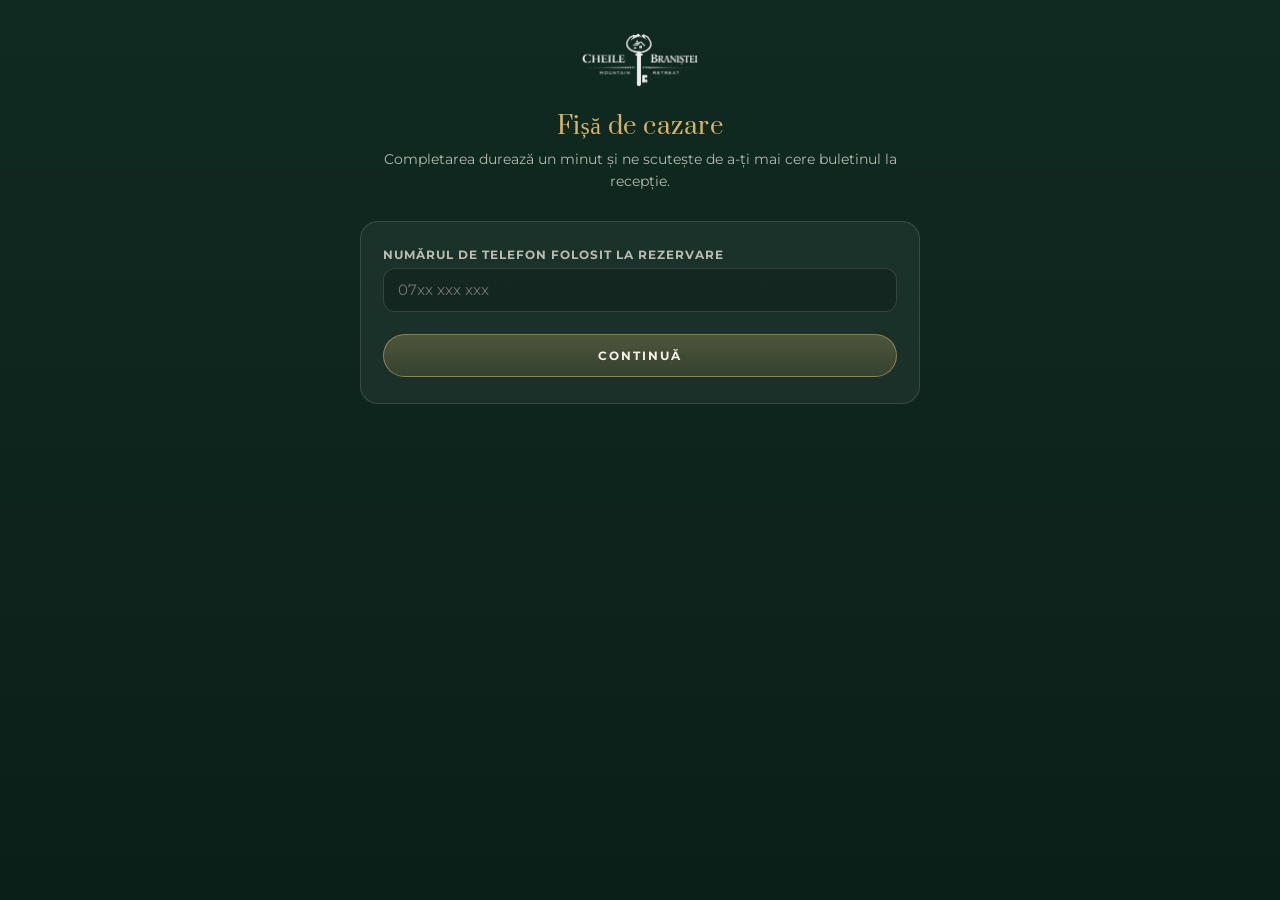
<file: checkin.html>
<!DOCTYPE html>
<html lang="ro">
<head>
  <meta charset="UTF-8">
  <meta name="viewport" content="width=device-width, initial-scale=1.0">
  <title>Fișă de cazare — Cheile Braniștei</title>
  <meta name="robots" content="noindex, nofollow">
  <link rel="icon" type="image/png" sizes="32x32" href="favicon-32x32.png">
  <style>
    @font-face{
      font-family:'Montserrat';
      font-style:normal;
      font-weight:300 700;
      font-display:swap;
      src:url('fonts/montserrat-latin.woff2') format('woff2');
      unicode-range:U+0000-00FF,U+0131,U+0152-0153,U+02BB-02BC,U+02C6,U+02DA,U+02DC,U+0304,U+0308,U+0329,U+2000-206F,U+20AC,U+2122,U+2191,U+2193,U+2212,U+2215,U+FEFF,U+FFFD;
    }
    @font-face{
      font-family:'Montserrat';
      font-style:normal;
      font-weight:300 700;
      font-display:swap;
      src:url('fonts/montserrat-latin-ext.woff2') format('woff2');
      unicode-range:U+0100-02BA,U+02BD-02C5,U+02C7-02CC,U+02CE-02D7,U+02DD-02FF,U+0304,U+0308,U+0329,U+1D00-1DBF,U+1E00-1E9F,U+1EF2-1EFF,U+2020,U+20A0-20AB,U+20AD-20C0,U+2113,U+2C60-2C7F,U+A720-A7FF;
    }
    @font-face{
      font-family:'Prata';
      font-style:normal;
      font-weight:400;
      font-display:swap;
      src:url('fonts/prata-latin.woff2') format('woff2');
      unicode-range:U+0000-00FF,U+0131,U+0152-0153,U+02BB-02BC,U+02C6,U+02DA,U+02DC,U+0304,U+0308,U+0329,U+2000-206F,U+20AC,U+2122,U+2191,U+2193,U+2212,U+2215,U+FEFF,U+FFFD;
    }
    *{ box-sizing:border-box; margin:0; padding:0; }
    :root{
      --bg:#102a21; --bg2:#0b1f19; --text:#f5f1e8;
      --muted:rgba(245,241,232,.72); --accent:#d6b36a; --line:rgba(245,241,232,.14);
      --card:rgba(255,255,255,.05); --red:#e88a8a;
    }
    body{
      font-family:'Montserrat', sans-serif;
      background: linear-gradient(180deg, var(--bg), var(--bg2));
      color:var(--text);
      min-height:100vh;
      padding: 32px 18px 60px;
    }
    .wrap{ max-width: 560px; margin: 0 auto; }
    .logo{ display:block; height:56px; width:auto; margin: 0 auto 22px; filter: brightness(0) invert(1); opacity:.92; }
    h1{
      font-family:'Prata', serif; font-weight:400; text-align:center;
      color: var(--accent); font-size: 1.5rem; margin-bottom: 6px; letter-spacing: .5px;
    }
    .sub{ text-align:center; color: var(--muted); font-size:.85rem; margin-bottom: 28px; line-height:1.6; }
    .card{
      background: var(--card);
      border: 1px solid var(--line);
      border-radius: 18px;
      padding: 26px 22px;
      margin-bottom: 18px;
    }
    .rez-info{
      display:flex; flex-wrap:wrap; gap: 10px 22px;
      font-size:.82rem; color: var(--muted); margin-bottom: 4px;
    }
    .rez-info strong{ color: var(--text); }
    .field{ margin-bottom: 14px; }
    .field label{
      display:block; font-size:.72rem; letter-spacing:1px; text-transform:uppercase;
      color: var(--muted); margin-bottom: 6px; font-weight:700;
    }
    .field input{
      width:100%; padding: 12px 14px; border-radius: 12px;
      border:1px solid var(--line); background: rgba(0,0,0,.22); color: var(--text);
      font-family:'Montserrat', sans-serif; font-size:.92rem; outline:none;
    }
    .field input:focus{ border-color: rgba(214,179,106,.55); }
    .row2{ display:grid; grid-template-columns: 1fr 1fr; gap: 12px; }
    .persoana{
      border-top: 1px solid var(--line);
      padding-top: 18px; margin-top: 6px;
    }
    .persoana:first-of-type{ border-top:none; padding-top:0; margin-top:0; }
    .persoana-head{
      display:flex; align-items:center; justify-content:space-between; margin-bottom: 14px;
    }
    .persoana-head span{
      font-family:'Prata', serif; color: var(--accent); font-size:1rem;
    }
    .rm-btn{
      background:none; border:1px solid rgba(232,138,138,.4); color: var(--red);
      border-radius:8px; padding:4px 10px; font-size:.7rem; letter-spacing:1px;
      text-transform:uppercase; cursor:pointer;
    }
    .add-btn, .submit-btn, .btn-secundar{
      width:100%; padding: 13px; border-radius: 999px; border:1px solid rgba(214,179,106,.5);
      background: rgba(214,179,106,.08); color: var(--text); font-family:'Montserrat', sans-serif;
      font-size:.78rem; letter-spacing:2px; text-transform:uppercase; font-weight:700; cursor:pointer;
    }
    .submit-btn{
      background: linear-gradient(180deg, rgba(214,179,106,.28), rgba(214,179,106,.14));
      margin-top: 8px;
    }
    .submit-btn:disabled{ opacity:.5; cursor:default; }
    .btn-secundar{ background:none; }
    .notice{
      font-size:.72rem; color: var(--muted); line-height:1.6; text-align:center;
      margin-top: 16px; padding: 0 6px;
    }
    .notice a{ color: var(--accent); }
    .msg{
      text-align:center; font-size:.85rem; padding: 12px 14px; border-radius: 12px; margin-bottom:16px;
    }
    .msg.err{ background: rgba(232,138,138,.12); border:1px solid rgba(232,138,138,.3); color: var(--red); }
    .msg.ok{ background: rgba(214,179,106,.12); border:1px solid rgba(214,179,106,.35); color: var(--accent); }
    .hidden{ display:none !important; }
    .center{ text-align:center; }
    .spinner{
      width:16px; height:16px; border-radius:50%;
      border: 2px solid rgba(245,241,232,.3); border-top-color: var(--text);
      display:inline-block; animation: spin 0.8s linear infinite; vertical-align:-3px; margin-right:8px;
    }
    @keyframes spin{ to{ transform: rotate(360deg); } }
    @media (max-width:480px){ .row2{ grid-template-columns: 1fr; } }
    :focus{ outline:none; }
    :focus-visible{ outline: 2px solid rgba(214,179,106,.85); outline-offset: 2px; }
  </style>
</head>
<body>
  <div class="wrap">
    <img src="logo.webp" alt="Cheile Braniștei" class="logo">
    <h1>Fișă de cazare</h1>
    <p class="sub">Completarea durează un minut și ne scutește de a-ți mai cere buletinul la recepție.</p>

    <div id="msgBox"></div>

    <!-- Pas 1: cautare dupa telefon (flux QR, fara token in URL) -->
    <div class="card" id="cautaCard">
      <div class="field">
        <label for="cautaTelefon">Numărul de telefon folosit la rezervare</label>
        <input type="tel" id="cautaTelefon" placeholder="07xx xxx xxx" inputmode="tel">
      </div>
      <button class="submit-btn" id="cautaBtn">Continuă</button>
    </div>

    <!-- Pas 2: formularul, dupa validarea unui token (link direct sau gasit prin cautare) -->
    <div class="card hidden" id="formCard">
      <div class="rez-info" id="rezInfo"></div>
      <div class="field" style="margin-top:16px;">
        <label for="emailFactura">Email (necesar pentru emiterea facturii)</label>
        <input type="email" id="emailFactura" placeholder="nume@exemplu.ro" autocomplete="email" required>
      </div>
    </div>

    <div class="card hidden" id="personsCard">
      <div id="persoane"></div>
      <button type="button" class="add-btn" id="addBtn" style="margin-top:14px;">+ Adaugă o persoană</button>
      <button class="submit-btn" id="submitBtn" style="margin-top:14px;">Trimite fișa de cazare</button>
      <p class="notice">
        Datele sunt colectate conform legii pentru registrul de evidență a turiștilor, sunt păstrate criptat
        și șterse automat după perioada legală de retenție. Detalii în
        <a href="/privacy.html" target="_blank">politica de confidențialitate</a>.
      </p>
    </div>

    <!-- Ecran de succes -->
    <div class="card hidden center" id="okCard">
      <p style="color:var(--text);font-size:1rem;margin-bottom:6px;">✓ Mulțumim!</p>
      <p class="sub" style="margin:0;">Fișa de cazare a fost înregistrată. Te așteptăm la recepție.</p>
    </div>
  </div>

  <script>
  (() => {
    const API = 'https://cheile-branistei-backend-production.up.railway.app/api';

    const msgBox      = document.getElementById('msgBox');
    const cautaCard   = document.getElementById('cautaCard');
    const cautaTelefon= document.getElementById('cautaTelefon');
    const cautaBtn    = document.getElementById('cautaBtn');
    const formCard    = document.getElementById('formCard');
    const rezInfo     = document.getElementById('rezInfo');
    const personsCard = document.getElementById('personsCard');
    const persoaneEl  = document.getElementById('persoane');
    const addBtn      = document.getElementById('addBtn');
    const submitBtn   = document.getElementById('submitBtn');
    const okCard      = document.getElementById('okCard');

    let token = new URLSearchParams(location.search).get('t') || '';
    let maxPersoane = 20;

    // Scoatem token-ul din URL vizibil/istoric inainte ca orice script
    // (inclusiv analytics-ul) sa apuce sa-l vada in adresa paginii
    if (token) {
      history.replaceState({}, '', location.pathname);
    }

    function mesaj(text, tip) {
      msgBox.innerHTML = text ? `<div class="msg ${tip}">${text}</div>` : '';
    }

    function randPersoana(i) {
      const div = document.createElement('div');
      div.className = 'persoana';
      div.innerHTML = `
        <div class="persoana-head">
          <span>Persoana ${i + 1}</span>
          ${i > 0 ? '<button type="button" class="rm-btn">Șterge</button>' : ''}
        </div>
        <div class="field">
          <label>Nume și prenume</label>
          <input type="text" class="f-nume" placeholder="Popescu Ion" autocomplete="name" required>
        </div>
        <div class="row2">
          <div class="field">
            <label>CNP</label>
            <input type="text" class="f-cnp" placeholder="13 cifre" inputmode="numeric" maxlength="13" required>
          </div>
          <div class="field">
            <label>Serie și număr CI</label>
            <input type="text" class="f-ci" placeholder="XX 123456" autocomplete="off" required>
          </div>
        </div>
        <div class="field">
          <label>Domiciliu (adresă completă)</label>
          <input type="text" class="f-dom" placeholder="Str. ..., nr. ..., localitate, județ" autocomplete="street-address" required>
        </div>
      `;
      div.querySelector('.rm-btn')?.addEventListener('click', () => {
        div.remove();
        renumeroteaza();
      });
      return div;
    }

    function renumeroteaza() {
      [...persoaneEl.children].forEach((el, i) => {
        el.querySelector('.persoana-head span').textContent = `Persoana ${i + 1}`;
        const rm = el.querySelector('.rm-btn');
        if (i === 0 && rm) rm.remove();
      });
    }

    addBtn.addEventListener('click', () => {
      if (persoaneEl.children.length >= maxPersoane) return;
      persoaneEl.appendChild(randPersoana(persoaneEl.children.length));
    });

    function afiseazaFormular(ctx) {
      cautaCard.classList.add('hidden');
      formCard.classList.remove('hidden');
      personsCard.classList.remove('hidden');
      maxPersoane = ctx.nrPersoane || 20;

      rezInfo.innerHTML = `
        <div>Rezervare <strong>${ctx.nume}</strong></div>
        <div><strong>${ctx.dataCheckin}</strong> → <strong>${ctx.dataCheckout}</strong></div>
        <div><strong>${ctx.nrPersoane}</strong> persoane</div>
      `;
      document.getElementById('emailFactura').value = ctx.email || '';

      persoaneEl.innerHTML = '';
      persoaneEl.appendChild(randPersoana(0));
      if (persoaneEl.children.length < maxPersoane) {
        addBtn.classList.remove('hidden');
      }
    }

    async function incarcaDinToken(t) {
      mesaj('<span class="spinner"></span>Se verifică link-ul...', 'ok');
      try {
        const r = await fetch(`${API}/checkin/rezervare?token=${encodeURIComponent(t)}`);
        const data = await r.json();
        if (!r.ok) {
          mesaj(data.eroare || 'Link invalid sau expirat.', 'err');
          cautaCard.classList.remove('hidden');
          return;
        }
        mesaj('', '');
        token = t;
        afiseazaFormular(data);
      } catch {
        mesaj('Nu s-a putut contacta serverul. Încearcă din nou.', 'err');
        cautaCard.classList.remove('hidden');
      }
    }

    cautaBtn.addEventListener('click', async () => {
      const tel = cautaTelefon.value.trim();
      if (tel.replace(/[^0-9]/g, '').length < 7) {
        mesaj('Introdu un număr de telefon valid.', 'err');
        return;
      }
      cautaBtn.disabled = true;
      cautaBtn.innerHTML = '<span class="spinner"></span>Se caută...';
      try {
        const r = await fetch(`${API}/checkin/cauta`, {
          method: 'POST',
          headers: { 'Content-Type': 'application/json' },
          body: JSON.stringify({ telefon: tel })
        });
        const data = await r.json();
        if (!r.ok) {
          mesaj(data.eroare || 'Nu am găsit nicio rezervare.', 'err');
          cautaBtn.disabled = false;
          cautaBtn.textContent = 'Continuă';
          return;
        }
        await incarcaDinToken(data.token);
      } catch {
        mesaj('Nu s-a putut contacta serverul. Încearcă din nou.', 'err');
        cautaBtn.disabled = false;
        cautaBtn.textContent = 'Continuă';
      }
    });

    submitBtn.addEventListener('click', async () => {
      const email = document.getElementById('emailFactura').value.trim();
      if (!email || !/^[^@\s]+@[^@\s]+\.[^@\s]+$/.test(email)) {
        mesaj('Introdu o adresă de email validă — este necesară pentru emiterea facturii.', 'err');
        return;
      }

      const persoane = [...persoaneEl.children].map(el => ({
        numePrenume: el.querySelector('.f-nume').value.trim(),
        cnp: el.querySelector('.f-cnp').value.trim(),
        ci: el.querySelector('.f-ci').value.trim().toUpperCase(),
        domiciliu: el.querySelector('.f-dom').value.trim()
      }));

      for (const p of persoane) {
        if (!p.numePrenume || !p.domiciliu) {
          mesaj('Completează numele și domiciliul pentru fiecare persoană.', 'err');
          return;
        }
        if (!/^[0-9]{13}$/.test(p.cnp)) {
          mesaj('CNP-ul trebuie să aibă exact 13 cifre.', 'err');
          return;
        }
        if (p.ci.length < 6) {
          mesaj('Verifică seria și numărul cărții de identitate.', 'err');
          return;
        }
      }

      submitBtn.disabled = true;
      submitBtn.innerHTML = '<span class="spinner"></span>Se trimite...';
      try {
        const r = await fetch(`${API}/checkin/${encodeURIComponent(token)}`, {
          method: 'POST',
          headers: { 'Content-Type': 'application/json' },
          body: JSON.stringify({ email, persoane })
        });
        const data = await r.json();
        if (!r.ok) {
          mesaj(data.eroare || 'A apărut o eroare. Te rugăm să încerci din nou.', 'err');
          submitBtn.disabled = false;
          submitBtn.textContent = 'Trimite fișa de cazare';
          return;
        }
        formCard.classList.add('hidden');
        personsCard.classList.add('hidden');
        mesaj('', '');
        okCard.classList.remove('hidden');
      } catch {
        mesaj('Nu s-a putut contacta serverul. Încearcă din nou.', 'err');
        submitBtn.disabled = false;
        submitBtn.textContent = 'Trimite fișa de cazare';
      }
    });

    if (token) {
      cautaCard.classList.add('hidden');
      incarcaDinToken(token);
    }
  })();
  </script>

  <!-- Cloudflare Web Analytics (fara cookies, fara tracking personal) -->
  <script defer src='https://static.cloudflareinsights.com/beacon.min.js' data-cf-beacon='{"token": "d5746165c7694d72bc28e3d435e04534"}'></script>
</body>
</html>
</file>
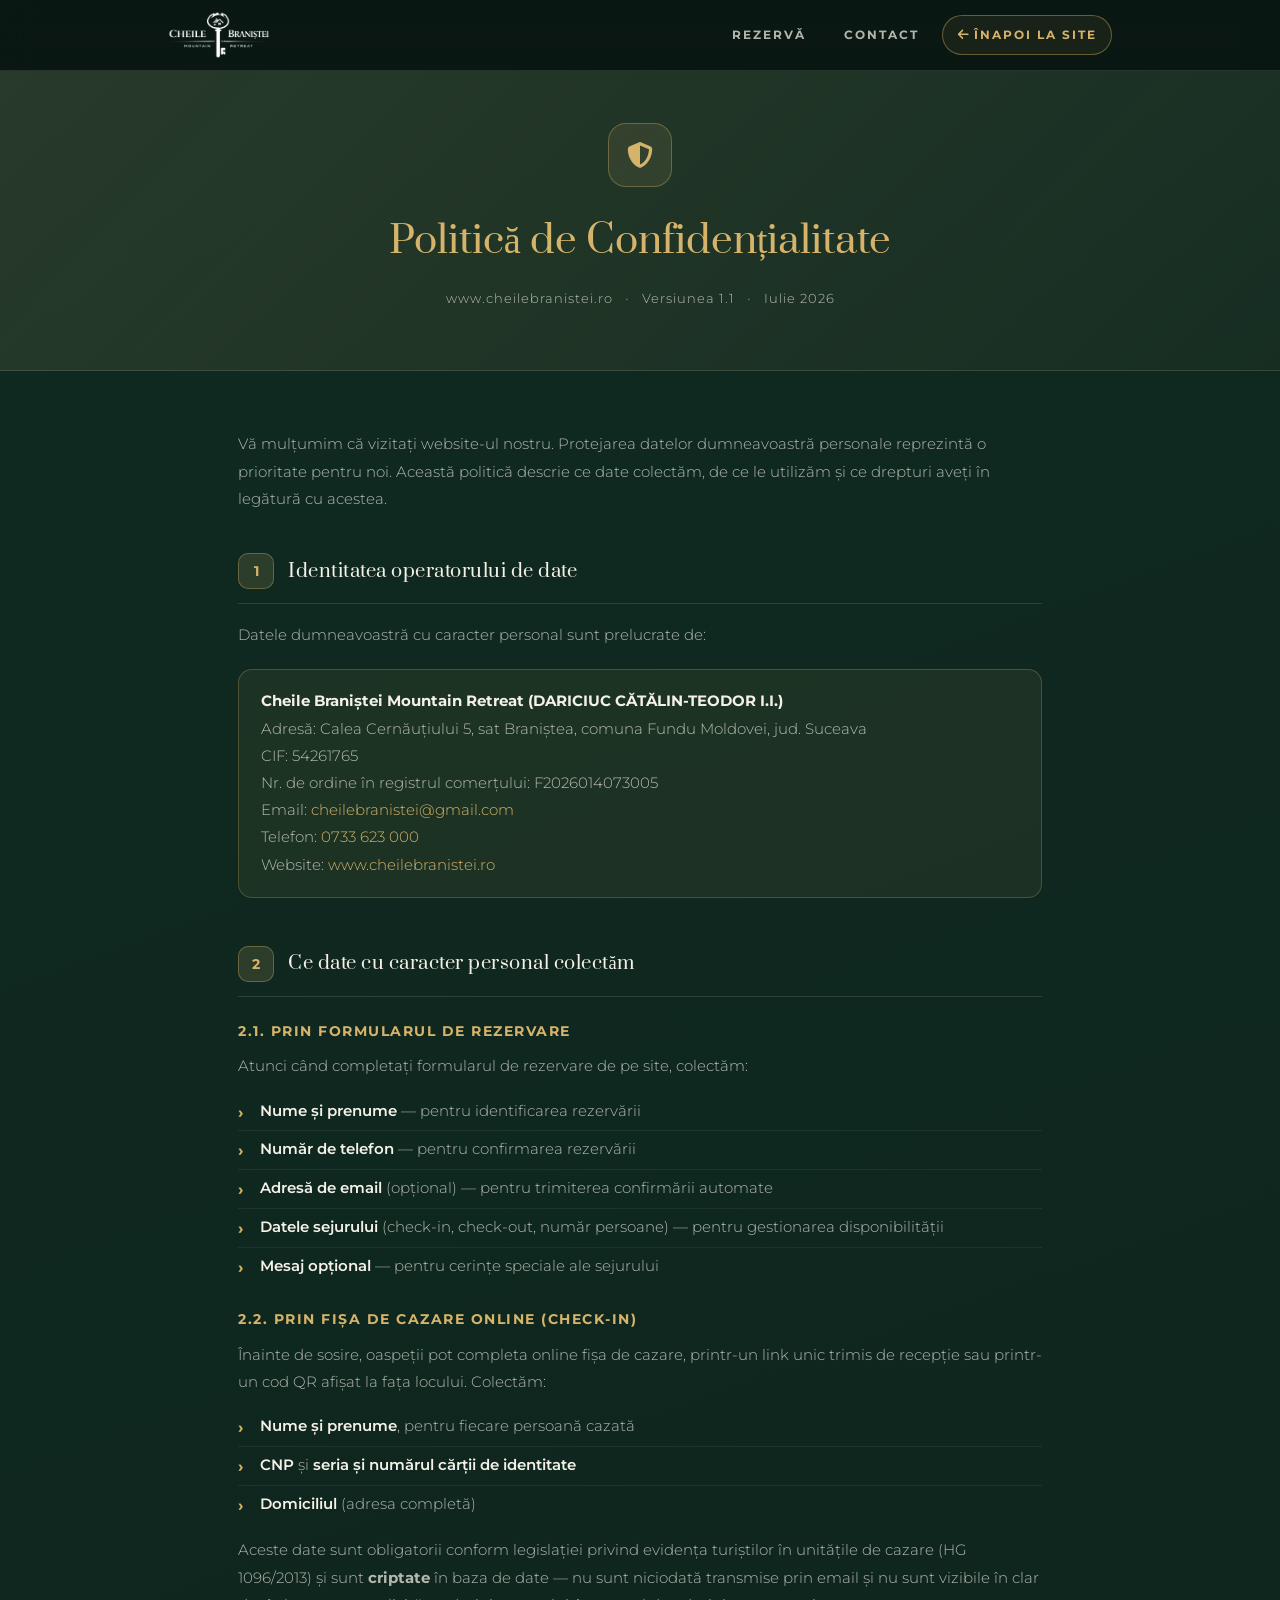
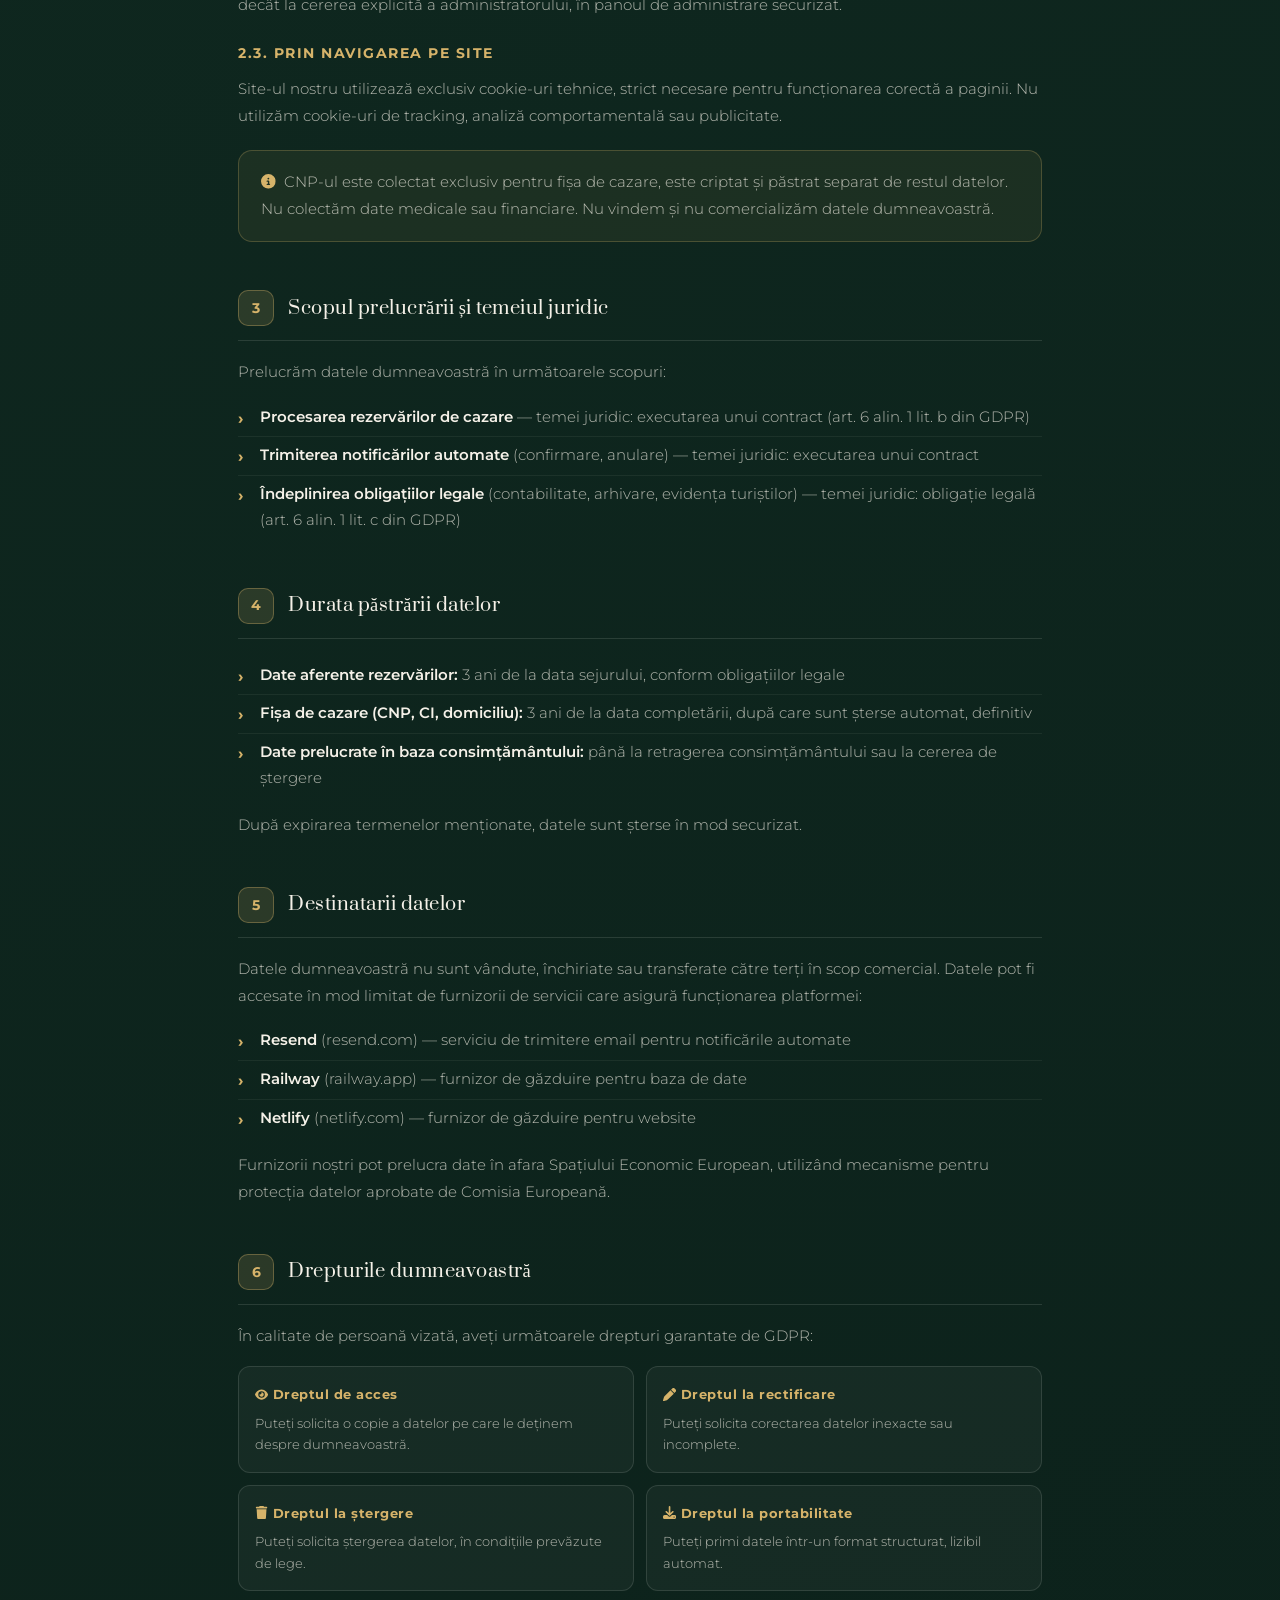
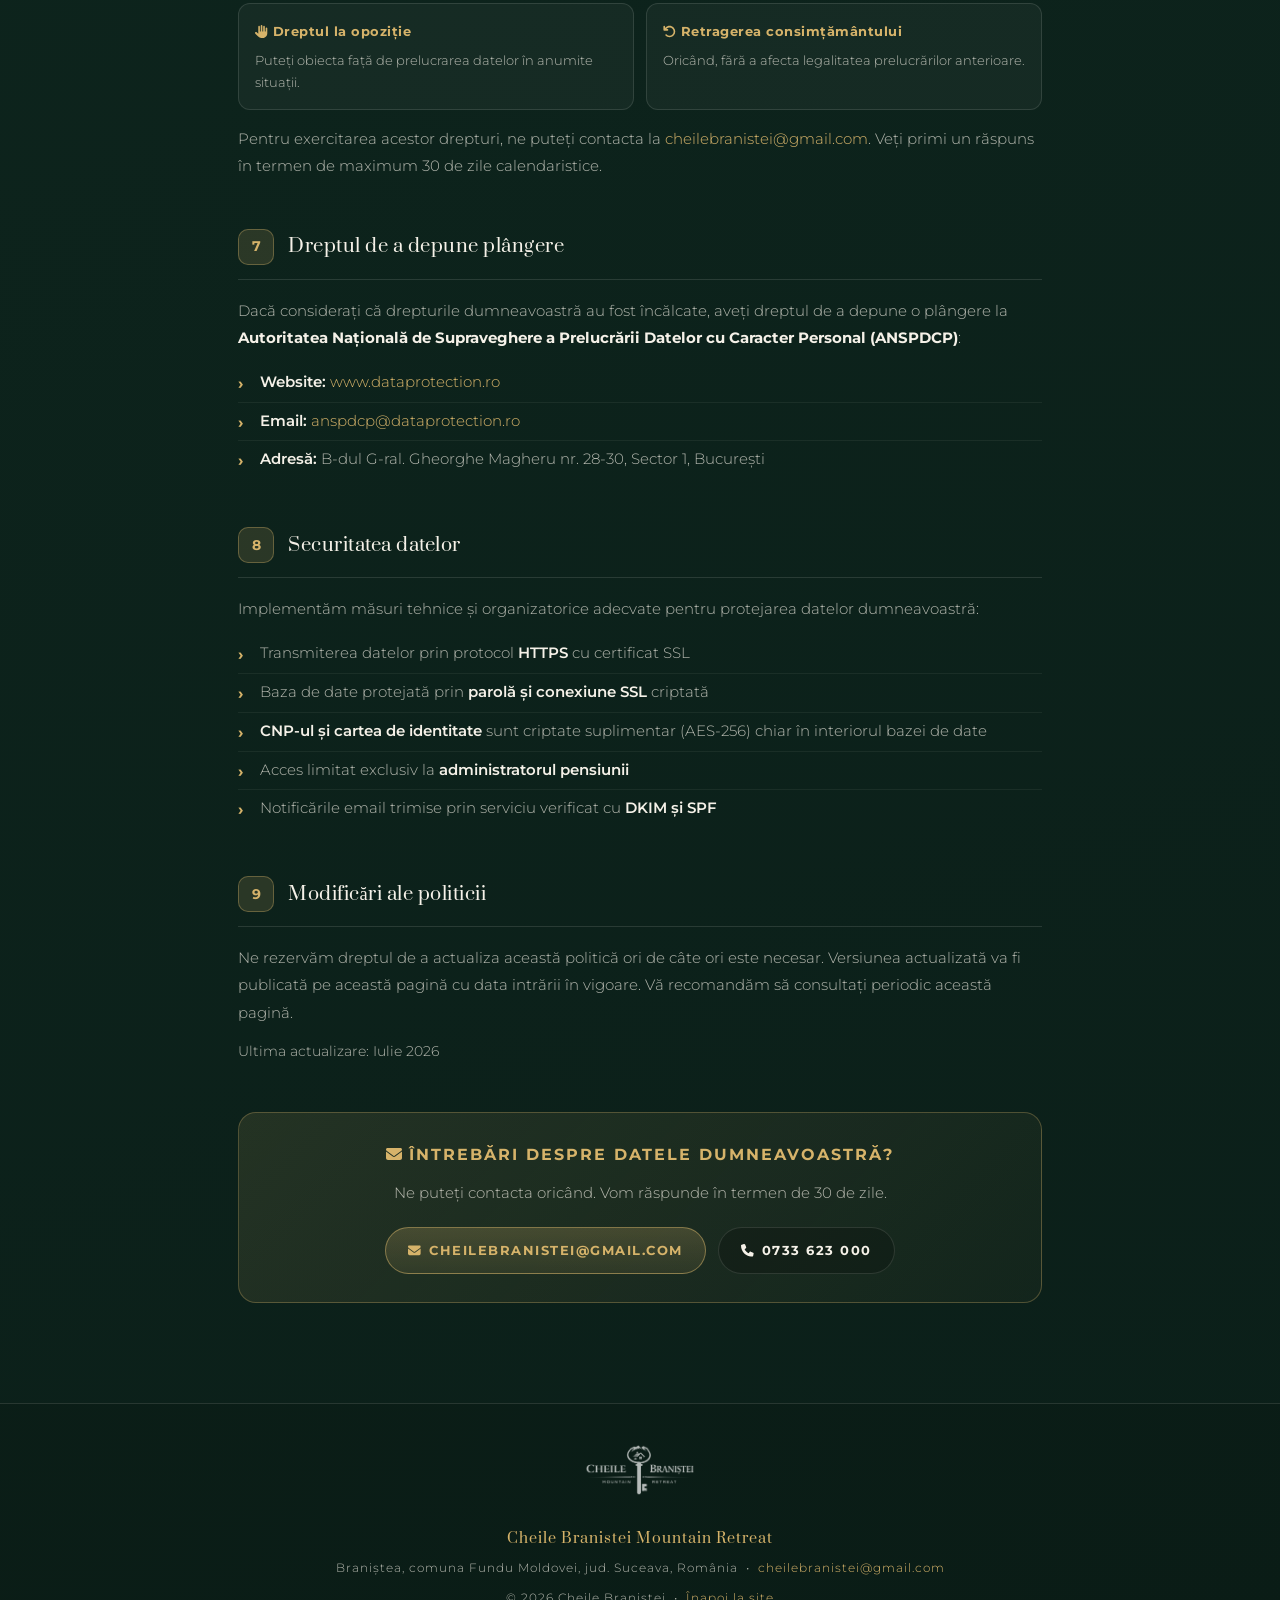
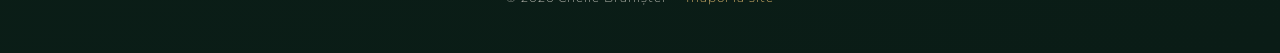
<file: privacy.html>
<!DOCTYPE html>
<html lang="ro">
<head>
  <meta charset="UTF-8" />
  <meta name="viewport" content="width=device-width, initial-scale=1.0" />
  <title>Politică de Confidențialitate | Cheile Braniștei Mountain Retreat</title>
  <meta name="description" content="Politica de confidențialitate Cheile Braniștei Mountain Retreat — modul în care colectăm și prelucrăm datele cu caracter personal.">
  <meta name="theme-color" content="#102a21">
  <link rel="icon" type="image/png" sizes="32x32" href="/favicon-32x32.png">
  <link rel="apple-touch-icon" sizes="180x180" href="/apple-icon-180x180.png">
  <style>
    @font-face{
      font-family:'Montserrat';
      font-style:normal;
      font-weight:300 700;
      font-display:swap;
      src:url('fonts/montserrat-latin.woff2') format('woff2');
      unicode-range:U+0000-00FF,U+0131,U+0152-0153,U+02BB-02BC,U+02C6,U+02DA,U+02DC,U+0304,U+0308,U+0329,U+2000-206F,U+20AC,U+2122,U+2191,U+2193,U+2212,U+2215,U+FEFF,U+FFFD;
    }
    @font-face{
      font-family:'Montserrat';
      font-style:normal;
      font-weight:300 700;
      font-display:swap;
      src:url('fonts/montserrat-latin-ext.woff2') format('woff2');
      unicode-range:U+0100-02BA,U+02BD-02C5,U+02C7-02CC,U+02CE-02D7,U+02DD-02FF,U+0304,U+0308,U+0329,U+1D00-1DBF,U+1E00-1E9F,U+1EF2-1EFF,U+2020,U+20A0-20AB,U+20AD-20C0,U+2113,U+2C60-2C7F,U+A720-A7FF;
    }
    @font-face{
      font-family:'Prata';
      font-style:normal;
      font-weight:400;
      font-display:swap;
      src:url('fonts/prata-latin.woff2') format('woff2');
      unicode-range:U+0000-00FF,U+0131,U+0152-0153,U+02BB-02BC,U+02C6,U+02DA,U+02DC,U+0304,U+0308,U+0329,U+2000-206F,U+20AC,U+2122,U+2191,U+2193,U+2212,U+2215,U+FEFF,U+FFFD;
    }
    .svgi{
      width:1em;
      height:1em;
      display:inline-block;
      vertical-align:-0.125em;
      fill:currentColor;
    }
    :focus{ outline: none; }
    :focus-visible{
      outline: 2px solid rgba(214,179,106,.85);
      outline-offset: 2px;
    }
    :root {
      --bg: #102a21;
      --bg2: #0b1f19;
      --text: #f5f1e8;
      --muted: rgba(245,241,232,.72);
      --accent: #d6b36a;
      --line: rgba(245,241,232,.12);
      --card: rgba(255,255,255,.04);
    }

    * { box-sizing: border-box; margin: 0; padding: 0; }

    html { scroll-behavior: smooth; }

    body {
      font-family: 'Montserrat', sans-serif;
      background: linear-gradient(160deg, var(--bg) 0%, var(--bg2) 100%);
      color: var(--text);
      line-height: 1.8;
      min-height: 100vh;
    }

    /* ===== NAV ===== */
    nav {
      position: sticky;
      top: 0;
      z-index: 100;
      background: rgba(8,18,14,.75);
      backdrop-filter: blur(14px);
      border-bottom: 1px solid var(--line);
    }
    .nav-inner {
      max-width: 1000px;
      margin: 0 auto;
      padding: 0 28px;
      height: 70px;
      display: flex;
      align-items: center;
      justify-content: space-between;
      gap: 20px;
    }
    .nav-logo {
      display: flex;
      align-items: center;
      gap: 12px;
      text-decoration: none;
    }
    .nav-logo img {
      height: 48px;
      width: auto;
      filter: brightness(0) invert(1);
    }
    .nav-links {
      display: flex;
      align-items: center;
      gap: 8px;
    }
    .nav-links a {
      color: var(--muted);
      text-decoration: none;
      font-size: .78rem;
      letter-spacing: 2px;
      text-transform: uppercase;
      font-weight: 700;
      padding: 8px 14px;
      border-radius: 999px;
      border: 1px solid transparent;
      transition: .18s ease;
    }
    .nav-links a:hover {
      color: var(--text);
      border-color: var(--line);
      background: rgba(0,0,0,.15);
    }
    .nav-links a.btn-back {
      border-color: rgba(214,179,106,.4);
      color: var(--accent);
      background: rgba(214,179,106,.08);
    }
    .nav-links a.btn-back:hover {
      background: rgba(214,179,106,.16);
    }

    /* ===== HERO STRIP ===== */
    .hero-strip {
      background: linear-gradient(135deg, rgba(214,179,106,.12), rgba(214,179,106,.04));
      border-bottom: 1px solid var(--line);
      padding: 52px 28px 48px;
      text-align: center;
    }
    .hero-strip .icon {
      width: 64px;
      height: 64px;
      border-radius: 18px;
      border: 1px solid rgba(214,179,106,.35);
      background: rgba(214,179,106,.1);
      display: inline-flex;
      align-items: center;
      justify-content: center;
      font-size: 26px;
      color: var(--accent);
      margin-bottom: 20px;
    }
    .hero-strip h1 {
      font-family: 'Prata', serif;
      font-size: clamp(1.6rem, 3vw, 2.4rem);
      color: var(--accent);
      font-weight: 400;
      margin-bottom: 10px;
    }
    .hero-strip .meta {
      color: var(--muted);
      font-size: .82rem;
      letter-spacing: 1px;
    }
    .hero-strip .meta span {
      margin: 0 8px;
      opacity: .5;
    }

    /* ===== LAYOUT ===== */
    .page-wrap {
      max-width: 860px;
      margin: 0 auto;
      padding: 60px 28px 100px;
    }

    /* ===== SECTIONS ===== */
    .section {
      margin-bottom: 48px;
    }

    .section-header {
      display: flex;
      align-items: center;
      gap: 14px;
      margin-bottom: 18px;
      padding-bottom: 14px;
      border-bottom: 1px solid var(--line);
    }

    .section-num {
      width: 36px;
      height: 36px;
      border-radius: 10px;
      background: rgba(214,179,106,.15);
      border: 1px solid rgba(214,179,106,.35);
      color: var(--accent);
      font-size: .85rem;
      font-weight: 700;
      display: flex;
      align-items: center;
      justify-content: center;
      flex-shrink: 0;
    }

    h2 {
      font-family: 'Prata', serif;
      font-size: 1.15rem;
      color: var(--text);
      font-weight: 400;
      letter-spacing: .5px;
    }

    h3 {
      font-size: .85rem;
      font-weight: 700;
      color: var(--accent);
      letter-spacing: 1.5px;
      text-transform: uppercase;
      margin: 22px 0 10px;
    }

    p {
      color: var(--muted);
      font-size: .92rem;
      font-weight: 300;
      margin-bottom: 12px;
      line-height: 1.85;
    }

    ul {
      list-style: none;
      margin-bottom: 14px;
    }

    ul li {
      color: var(--muted);
      font-size: .92rem;
      font-weight: 300;
      padding: 6px 0 6px 22px;
      position: relative;
      line-height: 1.75;
      border-bottom: 1px solid rgba(245,241,232,.06);
    }
    ul li:last-child { border-bottom: none; }
    ul li::before {
      content: "›";
      position: absolute;
      left: 0;
      color: var(--accent);
      font-weight: 700;
      font-size: 1rem;
    }

    ul li strong {
      color: var(--text);
      font-weight: 600;
    }

    a {
      color: var(--accent);
      text-decoration: none;
    }
    a:hover { text-decoration: underline; }

    /* ===== HIGHLIGHT BOX ===== */
    .highlight {
      background: rgba(214,179,106,.07);
      border: 1px solid rgba(214,179,106,.25);
      border-radius: 14px;
      padding: 18px 22px;
      margin: 20px 0;
    }
    .highlight p { margin: 0; }

    /* ===== RIGHTS GRID ===== */
    .rights-grid {
      display: grid;
      grid-template-columns: repeat(2, 1fr);
      gap: 12px;
      margin: 16px 0;
    }
    .right-card {
      background: var(--card);
      border: 1px solid var(--line);
      border-radius: 12px;
      padding: 16px;
      transition: border-color .18s;
    }
    .right-card:hover { border-color: rgba(214,179,106,.3); }
    .right-card .right-title {
      font-size: .82rem;
      font-weight: 700;
      color: var(--accent);
      margin-bottom: 6px;
      letter-spacing: .5px;
    }
    .right-card p {
      font-size: .84rem;
      margin: 0;
      line-height: 1.6;
    }

    /* ===== CONTACT BOX ===== */
    .contact-box {
      background: linear-gradient(135deg, rgba(214,179,106,.12), rgba(214,179,106,.04));
      border: 1px solid rgba(214,179,106,.3);
      border-radius: 18px;
      padding: 28px 32px;
      text-align: center;
      margin-top: 48px;
    }
    .contact-box h3 {
      text-align: center;
      margin-top: 0;
      font-size: 1rem;
      letter-spacing: 2px;
    }
    .contact-box p {
      margin-bottom: 20px;
    }
    .contact-btns {
      display: flex;
      gap: 12px;
      justify-content: center;
      flex-wrap: wrap;
    }
    .btn {
      display: inline-flex;
      align-items: center;
      gap: 8px;
      padding: 11px 22px;
      border-radius: 999px;
      font-size: .8rem;
      letter-spacing: 1.5px;
      text-transform: uppercase;
      font-weight: 700;
      text-decoration: none;
      transition: .18s ease;
      border: 1px solid var(--line);
      color: var(--text);
      background: rgba(0,0,0,.2);
    }
    .btn:hover {
      text-decoration: none;
      transform: translateY(-1px);
      border-color: rgba(214,179,106,.45);
    }
    .btn.primary {
      border-color: rgba(214,179,106,.5);
      background: linear-gradient(180deg, rgba(214,179,106,.22), rgba(214,179,106,.1));
      color: var(--accent);
    }

    /* ===== FOOTER ===== */
    footer {
      border-top: 1px solid var(--line);
      background: rgba(0,0,0,.1);
      padding: 40px 28px;
      text-align: center;
    }
    .footer-logo {
      display: inline-block;
      margin-bottom: 16px;
    }
    .footer-logo img {
      height: 52px;
      width: auto;
      filter: brightness(0) invert(1);
      opacity: .7;
    }
    footer p {
      font-size: .72rem;
      color: var(--muted);
      letter-spacing: 1px;
      margin: 4px 0;
    }
    footer a {
      color: var(--accent);
    }

    @media (max-width: 600px) {
      .rights-grid { grid-template-columns: 1fr; }
      .nav-links a:not(.btn-back) { display: none; }
      .hero-strip { padding: 36px 20px 32px; }
      .page-wrap { padding: 40px 20px 60px; }
    }
  </style>
</head>
<body>
  <svg xmlns="http://www.w3.org/2000/svg" style="display:none" aria-hidden="true">
    <symbol id="arrow-left" viewBox="0 0 448 512"><path d="M9.4 233.4c-12.5 12.5-12.5 32.8 0 45.3l160 160c12.5 12.5 32.8 12.5 45.3 0s12.5-32.8 0-45.3L109.3 288 416 288c17.7 0 32-14.3 32-32s-14.3-32-32-32l-306.7 0L214.6 118.6c12.5-12.5 12.5-32.8 0-45.3s-32.8-12.5-45.3 0l-160 160z"/></symbol>
    <symbol id="shield-halved" viewBox="0 0 512 512"><path d="M256 0c4.6 0 9.2 1 13.4 2.9L457.7 82.8c22 9.3 38.4 31 38.3 57.2c-.5 99.2-41.3 280.7-213.6 363.2c-16.7 8-36.1 8-52.8 0C57.3 420.7 16.5 239.2 16 140c-.1-26.2 16.3-47.9 38.3-57.2L242.7 2.9C246.8 1 251.4 0 256 0zm0 66.8V444.8C394 378 431.1 230.1 432 141.4L256 66.8l0 0z"/></symbol>
    <symbol id="circle-info" viewBox="0 0 512 512"><path d="M256 512A256 256 0 1 0 256 0a256 256 0 1 0 0 512zM216 336h24V272H216c-13.3 0-24-10.7-24-24s10.7-24 24-24h48c13.3 0 24 10.7 24 24v88h8c13.3 0 24 10.7 24 24s-10.7 24-24 24H216c-13.3 0-24-10.7-24-24s10.7-24 24-24zm40-208a32 32 0 1 1 0 64 32 32 0 1 1 0-64z"/></symbol>
    <symbol id="eye" viewBox="0 0 576 512"><path d="M288 32c-80.8 0-145.5 36.8-192.6 80.6C48.6 156 17.3 208 2.5 243.7c-3.3 7.9-3.3 16.7 0 24.6C17.3 304 48.6 356 95.4 399.4C142.5 443.2 207.2 480 288 480s145.5-36.8 192.6-80.6c46.8-43.5 78.1-95.4 93-131.1c3.3-7.9 3.3-16.7 0-24.6c-14.9-35.7-46.2-87.7-93-131.1C433.5 68.8 368.8 32 288 32zM144 256a144 144 0 1 1 288 0 144 144 0 1 1 -288 0zm144-64c0 35.3-28.7 64-64 64c-7.1 0-13.9-1.2-20.3-3.3c-5.5-1.8-11.9 1.6-11.7 7.4c.3 6.9 1.3 13.8 3.2 20.7c13.7 51.2 66.4 81.6 117.6 67.9s81.6-66.4 67.9-117.6c-11.1-41.5-47.8-69.4-88.6-71.1c-5.8-.2-9.2 6.1-7.4 11.7c2.1 6.4 3.3 13.2 3.3 20.3z"/></symbol>
    <symbol id="pen" viewBox="0 0 512 512"><path d="M362.7 19.3L314.3 67.7 444.3 197.7l48.4-48.4c25-25 25-65.5 0-90.5L453.3 19.3c-25-25-65.5-25-90.5 0zm-71 71L58.6 323.5c-10.4 10.4-18 23.3-22.2 37.4L1 481.2C-1.5 489.7 .8 498.8 7 505s15.3 8.5 23.7 6.1l120.3-35.4c14.1-4.2 27-11.8 37.4-22.2L421.7 220.3 291.7 90.3z"/></symbol>
    <symbol id="trash" viewBox="0 0 448 512"><path d="M135.2 17.7L128 32H32C14.3 32 0 46.3 0 64S14.3 96 32 96H416c17.7 0 32-14.3 32-32s-14.3-32-32-32H320l-7.2-14.3C307.4 6.8 296.3 0 284.2 0H163.8c-12.1 0-23.2 6.8-28.6 17.7zM416 128H32L53.2 467c1.6 25.3 22.6 45 47.9 45H346.9c25.3 0 46.3-19.7 47.9-45L416 128z"/></symbol>
    <symbol id="download" viewBox="0 0 512 512"><path d="M288 32c0-17.7-14.3-32-32-32s-32 14.3-32 32V274.7l-73.4-73.4c-12.5-12.5-32.8-12.5-45.3 0s-12.5 32.8 0 45.3l128 128c12.5 12.5 32.8 12.5 45.3 0l128-128c12.5-12.5 12.5-32.8 0-45.3s-32.8-12.5-45.3 0L288 274.7V32zM64 352c-35.3 0-64 28.7-64 64v32c0 35.3 28.7 64 64 64H448c35.3 0 64-28.7 64-64V416c0-35.3-28.7-64-64-64H346.5l-45.3 45.3c-25 25-65.5 25-90.5 0L165.5 352H64zm368 56a24 24 0 1 1 0 48 24 24 0 1 1 0-48z"/></symbol>
    <symbol id="hand" viewBox="0 0 512 512"><path d="M288 32c0-17.7-14.3-32-32-32s-32 14.3-32 32V240c0 8.8-7.2 16-16 16s-16-7.2-16-16V64c0-17.7-14.3-32-32-32s-32 14.3-32 32V336c0 1.5 0 3.1 .1 4.6L67.6 283c-16-15.2-41.3-14.6-56.6 1.4s-14.6 41.3 1.4 56.6L124.8 448c43.1 41.1 100.4 64 160 64H304c97.2 0 176-78.8 176-176V128c0-17.7-14.3-32-32-32s-32 14.3-32 32V240c0 8.8-7.2 16-16 16s-16-7.2-16-16V64c0-17.7-14.3-32-32-32s-32 14.3-32 32V240c0 8.8-7.2 16-16 16s-16-7.2-16-16V32z"/></symbol>
    <symbol id="rotate-left" viewBox="0 0 512 512"><path d="M125.7 160H176c17.7 0 32 14.3 32 32s-14.3 32-32 32H48c-17.7 0-32-14.3-32-32V64c0-17.7 14.3-32 32-32s32 14.3 32 32v51.2L97.6 97.6c87.5-87.5 229.3-87.5 316.8 0s87.5 229.3 0 316.8s-229.3 87.5-316.8 0c-12.5-12.5-12.5-32.8 0-45.3s32.8-12.5 45.3 0c62.5 62.5 163.8 62.5 226.3 0s62.5-163.8 0-226.3s-163.8-62.5-226.3 0L125.7 160z"/></symbol>
    <symbol id="envelope" viewBox="0 0 512 512"><path d="M48 64C21.5 64 0 85.5 0 112c0 15.1 7.1 29.3 19.2 38.4L236.8 313.6c11.4 8.5 27 8.5 38.4 0L492.8 150.4c12.1-9.1 19.2-23.3 19.2-38.4c0-26.5-21.5-48-48-48H48zM0 176V384c0 35.3 28.7 64 64 64H448c35.3 0 64-28.7 64-64V176L294.4 339.2c-22.8 17.1-54 17.1-76.8 0L0 176z"/></symbol>
    <symbol id="phone" viewBox="0 0 512 512"><path d="M164.9 24.6c-7.7-18.6-28-28.5-47.4-23.2l-88 24C12.1 30.2 0 46 0 64C0 311.4 200.6 512 448 512c18 0 33.8-12.1 38.6-29.5l24-88c5.3-19.4-4.6-39.7-23.2-47.4l-96-40c-16.3-6.8-35.2-2.1-46.3 11.6L304.7 368C234.3 334.7 177.3 277.7 144 207.3L193.3 167c13.7-11.2 18.4-30 11.6-46.3l-40-96z"/></symbol>
  </svg>

  <!-- NAV -->
  <nav>
    <div class="nav-inner">
      <a href="/" class="nav-logo">
        <img src="logo.webp" alt="Cheile Braniștei">
      </a>
      <div class="nav-links">
        <a href="/#rezerva">Rezervă</a>
        <a href="/#contact">Contact</a>
        <a href="/" class="btn-back"><svg class="svgi" aria-hidden="true"><use href="#arrow-left"/></svg> Înapoi la site</a>
      </div>
    </div>
  </nav>

  <!-- HERO STRIP -->
  <div class="hero-strip">
    <div class="icon"><svg class="svgi" aria-hidden="true"><use href="#shield-halved"/></svg></div>
    <h1>Politică de Confidențialitate</h1>
    <p class="meta">
      www.cheilebranistei.ro
      <span>•</span>
      Versiunea 1.1
      <span>•</span>
      Iulie 2026
    </p>
  </div>

  <!-- CONTENT -->
  <div class="page-wrap">

    <p style="margin-bottom:40px;">Vă mulțumim că vizitați website-ul nostru. Protejarea datelor dumneavoastră personale reprezintă o prioritate pentru noi. Această politică descrie ce date colectăm, de ce le utilizăm și ce drepturi aveți în legătură cu acestea.</p>

    <!-- 1 -->
    <div class="section">
      <div class="section-header">
        <div class="section-num">1</div>
        <h2>Identitatea operatorului de date</h2>
      </div>
      <p>Datele dumneavoastră cu caracter personal sunt prelucrate de:</p>
      <div class="highlight">
        <p><strong style="color:var(--text);">Cheile Braniștei Mountain Retreat (DARICIUC CĂTĂLIN-TEODOR I.I.)</strong><br>
        Adresă: Calea Cernăuțiului 5, sat Braniștea, comuna Fundu Moldovei, jud. Suceava<br>
        CIF: 54261765<br>
        Nr. de ordine în registrul comerțului: F2026014073005<br>
        Email: <a href="mailto:cheilebranistei@gmail.com">cheilebranistei@gmail.com</a><br>
        Telefon: <a href="tel:0733623000">0733 623 000</a><br>
        Website: <a href="https://www.cheilebranistei.ro">www.cheilebranistei.ro</a></p>
      </div>
    </div>

    <!-- 2 -->
    <div class="section">
      <div class="section-header">
        <div class="section-num">2</div>
        <h2>Ce date cu caracter personal colectăm</h2>
      </div>
      <h3>2.1. Prin formularul de rezervare</h3>
      <p>Atunci când completați formularul de rezervare de pe site, colectăm:</p>
      <ul>
        <li><strong>Nume și prenume</strong> — pentru identificarea rezervării</li>
        <li><strong>Număr de telefon</strong> — pentru confirmarea rezervării</li>
        <li><strong>Adresă de email</strong> (opțional) — pentru trimiterea confirmării automate</li>
        <li><strong>Datele sejurului</strong> (check-in, check-out, număr persoane) — pentru gestionarea disponibilității</li>
        <li><strong>Mesaj opțional</strong> — pentru cerințe speciale ale sejurului</li>
      </ul>
      <h3>2.2. Prin fișa de cazare online (check-in)</h3>
      <p>Înainte de sosire, oaspeții pot completa online fișa de cazare, printr-un link unic trimis de recepție sau printr-un cod QR afișat la fața locului. Colectăm:</p>
      <ul>
        <li><strong>Nume și prenume</strong>, pentru fiecare persoană cazată</li>
        <li><strong>CNP</strong> și <strong>seria și numărul cărții de identitate</strong></li>
        <li><strong>Domiciliul</strong> (adresa completă)</li>
      </ul>
      <p>Aceste date sunt obligatorii conform legislației privind evidența turiștilor în unitățile de cazare (HG 1096/2013) și sunt <strong>criptate</strong> în baza de date — nu sunt niciodată transmise prin email și nu sunt vizibile în clar decât la cererea explicită a administratorului, în panoul de administrare securizat.</p>
      <h3>2.3. Prin navigarea pe site</h3>
      <p>Site-ul nostru utilizează exclusiv cookie-uri tehnice, strict necesare pentru funcționarea corectă a paginii. Nu utilizăm cookie-uri de tracking, analiză comportamentală sau publicitate.</p>
      <div class="highlight">
        <p><svg class="svgi" style="color:var(--accent);margin-right:8px;" aria-hidden="true"><use href="#circle-info"/></svg>CNP-ul este colectat exclusiv pentru fișa de cazare, este criptat și păstrat separat de restul datelor. Nu colectăm date medicale sau financiare. Nu vindem și nu comercializăm datele dumneavoastră.</p>
      </div>
    </div>

    <!-- 3 -->
    <div class="section">
      <div class="section-header">
        <div class="section-num">3</div>
        <h2>Scopul prelucrării și temeiul juridic</h2>
      </div>
      <p>Prelucrăm datele dumneavoastră în următoarele scopuri:</p>
      <ul>
        <li><strong>Procesarea rezervărilor de cazare</strong> — temei juridic: executarea unui contract (art. 6 alin. 1 lit. b din GDPR)</li>
        <li><strong>Trimiterea notificărilor automate</strong> (confirmare, anulare) — temei juridic: executarea unui contract</li>
        <li><strong>Îndeplinirea obligațiilor legale</strong> (contabilitate, arhivare, evidența turiștilor) — temei juridic: obligație legală (art. 6 alin. 1 lit. c din GDPR)</li>
      </ul>
    </div>

    <!-- 4 -->
    <div class="section">
      <div class="section-header">
        <div class="section-num">4</div>
        <h2>Durata păstrării datelor</h2>
      </div>
      <ul>
        <li><strong>Date aferente rezervărilor:</strong> 3 ani de la data sejurului, conform obligațiilor legale</li>
        <li><strong>Fișa de cazare (CNP, CI, domiciliu):</strong> 3 ani de la data completării, după care sunt șterse automat, definitiv</li>
        <li><strong>Date prelucrate în baza consimțământului:</strong> până la retragerea consimțământului sau la cererea de ștergere</li>
      </ul>
      <p>După expirarea termenelor menționate, datele sunt șterse în mod securizat.</p>
    </div>

    <!-- 5 -->
    <div class="section">
      <div class="section-header">
        <div class="section-num">5</div>
        <h2>Destinatarii datelor</h2>
      </div>
      <p>Datele dumneavoastră nu sunt vândute, închiriate sau transferate către terți în scop comercial. Datele pot fi accesate în mod limitat de furnizorii de servicii care asigură funcționarea platformei:</p>
      <ul>
        <li><strong>Resend</strong> (resend.com) — serviciu de trimitere email pentru notificările automate</li>
        <li><strong>Railway</strong> (railway.app) — furnizor de găzduire pentru baza de date</li>
        <li><strong>Netlify</strong> (netlify.com) — furnizor de găzduire pentru website</li>
      </ul>
      <p>Furnizorii noștri pot prelucra date în afara Spațiului Economic European, utilizând mecanisme pentru protecția datelor aprobate de Comisia Europeană.</p>
    </div>

    <!-- 6 -->
    <div class="section">
      <div class="section-header">
        <div class="section-num">6</div>
        <h2>Drepturile dumneavoastră</h2>
      </div>
      <p>În calitate de persoană vizată, aveți următoarele drepturi garantate de GDPR:</p>
      <div class="rights-grid">
        <div class="right-card">
          <div class="right-title"><svg class="svgi" aria-hidden="true"><use href="#eye"/></svg> Dreptul de acces</div>
          <p>Puteți solicita o copie a datelor pe care le deținem despre dumneavoastră.</p>
        </div>
        <div class="right-card">
          <div class="right-title"><svg class="svgi" aria-hidden="true"><use href="#pen"/></svg> Dreptul la rectificare</div>
          <p>Puteți solicita corectarea datelor inexacte sau incomplete.</p>
        </div>
        <div class="right-card">
          <div class="right-title"><svg class="svgi" aria-hidden="true"><use href="#trash"/></svg> Dreptul la ștergere</div>
          <p>Puteți solicita ștergerea datelor, în condițiile prevăzute de lege.</p>
        </div>
        <div class="right-card">
          <div class="right-title"><svg class="svgi" aria-hidden="true"><use href="#download"/></svg> Dreptul la portabilitate</div>
          <p>Puteți primi datele într-un format structurat, lizibil automat.</p>
        </div>
        <div class="right-card">
          <div class="right-title"><svg class="svgi" aria-hidden="true"><use href="#hand"/></svg> Dreptul la opoziție</div>
          <p>Puteți obiecta față de prelucrarea datelor în anumite situații.</p>
        </div>
        <div class="right-card">
          <div class="right-title"><svg class="svgi" aria-hidden="true"><use href="#rotate-left"/></svg> Retragerea consimțământului</div>
          <p>Oricând, fără a afecta legalitatea prelucrărilor anterioare.</p>
        </div>
      </div>
      <p>Pentru exercitarea acestor drepturi, ne puteți contacta la <a href="mailto:cheilebranistei@gmail.com">cheilebranistei@gmail.com</a>. Veți primi un răspuns în termen de maximum 30 de zile calendaristice.</p>
    </div>

    <!-- 7 -->
    <div class="section">
      <div class="section-header">
        <div class="section-num">7</div>
        <h2>Dreptul de a depune plângere</h2>
      </div>
      <p>Dacă considerați că drepturile dumneavoastră au fost încălcate, aveți dreptul de a depune o plângere la <strong style="color:var(--text);">Autoritatea Națională de Supraveghere a Prelucrării Datelor cu Caracter Personal (ANSPDCP)</strong>:</p>
      <ul>
        <li><strong>Website:</strong> <a href="https://www.dataprotection.ro" target="_blank">www.dataprotection.ro</a></li>
        <li><strong>Email:</strong> <a href="mailto:anspdcp@dataprotection.ro">anspdcp@dataprotection.ro</a></li>
        <li><strong>Adresă:</strong> B-dul G-ral. Gheorghe Magheru nr. 28-30, Sector 1, București</li>
      </ul>
    </div>

    <!-- 8 -->
    <div class="section">
      <div class="section-header">
        <div class="section-num">8</div>
        <h2>Securitatea datelor</h2>
      </div>
      <p>Implementăm măsuri tehnice și organizatorice adecvate pentru protejarea datelor dumneavoastră:</p>
      <ul>
        <li>Transmiterea datelor prin protocol <strong>HTTPS</strong> cu certificat SSL</li>
        <li>Baza de date protejată prin <strong>parolă și conexiune SSL</strong> criptată</li>
        <li><strong>CNP-ul și cartea de identitate</strong> sunt criptate suplimentar (AES-256) chiar în interiorul bazei de date</li>
        <li>Acces limitat exclusiv la <strong>administratorul pensiunii</strong></li>
        <li>Notificările email trimise prin serviciu verificat cu <strong>DKIM și SPF</strong></li>
      </ul>
    </div>

    <!-- 9 -->
    <div class="section">
      <div class="section-header">
        <div class="section-num">9</div>
        <h2>Modificări ale politicii</h2>
      </div>
      <p>Ne rezervăm dreptul de a actualiza această politică ori de câte ori este necesar. Versiunea actualizată va fi publicată pe această pagină cu data intrării în vigoare. Vă recomandăm să consultați periodic această pagină.</p>
      <p style="color:var(--muted);font-size:.85rem;">Ultima actualizare: Iulie 2026</p>
    </div>

    <!-- CONTACT BOX -->
    <div class="contact-box">
      <h3><svg class="svgi" aria-hidden="true"><use href="#envelope"/></svg> Întrebări despre datele dumneavoastră?</h3>
      <p>Ne puteți contacta oricând. Vom răspunde în termen de 30 de zile.</p>
      <div class="contact-btns">
        <a href="mailto:cheilebranistei@gmail.com" class="btn primary">
          <svg class="svgi" aria-hidden="true"><use href="#envelope"/></svg> cheilebranistei@gmail.com
        </a>
        <a href="tel:0733623000" class="btn">
          <svg class="svgi" aria-hidden="true"><use href="#phone"/></svg> 0733 623 000
        </a>
      </div>
    </div>

  </div>

  <!-- FOOTER -->
  <footer>
    <a href="/" class="footer-logo">
      <img src="logo.webp" alt="Cheile Braniștei">
    </a>
    <p style="color:var(--accent);font-family:'Prata',serif;font-size:.9rem;margin-bottom:6px;">Cheile Branistei Mountain Retreat</p>
    <p>Braniștea, comuna Fundu Moldovei, jud. Suceava, România &nbsp;•&nbsp; <a href="mailto:cheilebranistei@gmail.com">cheilebranistei@gmail.com</a></p>
    <p style="margin-top:8px;">© 2026 Cheile Braniștei &nbsp;•&nbsp; <a href="/">Înapoi la site</a></p>
  </footer>

  <!-- Cloudflare Web Analytics (fara cookies, fara tracking personal) -->
  <script defer src='https://static.cloudflareinsights.com/beacon.min.js' data-cf-beacon='{"token": "d5746165c7694d72bc28e3d435e04534"}'></script>
</body>
</html>
</file>
